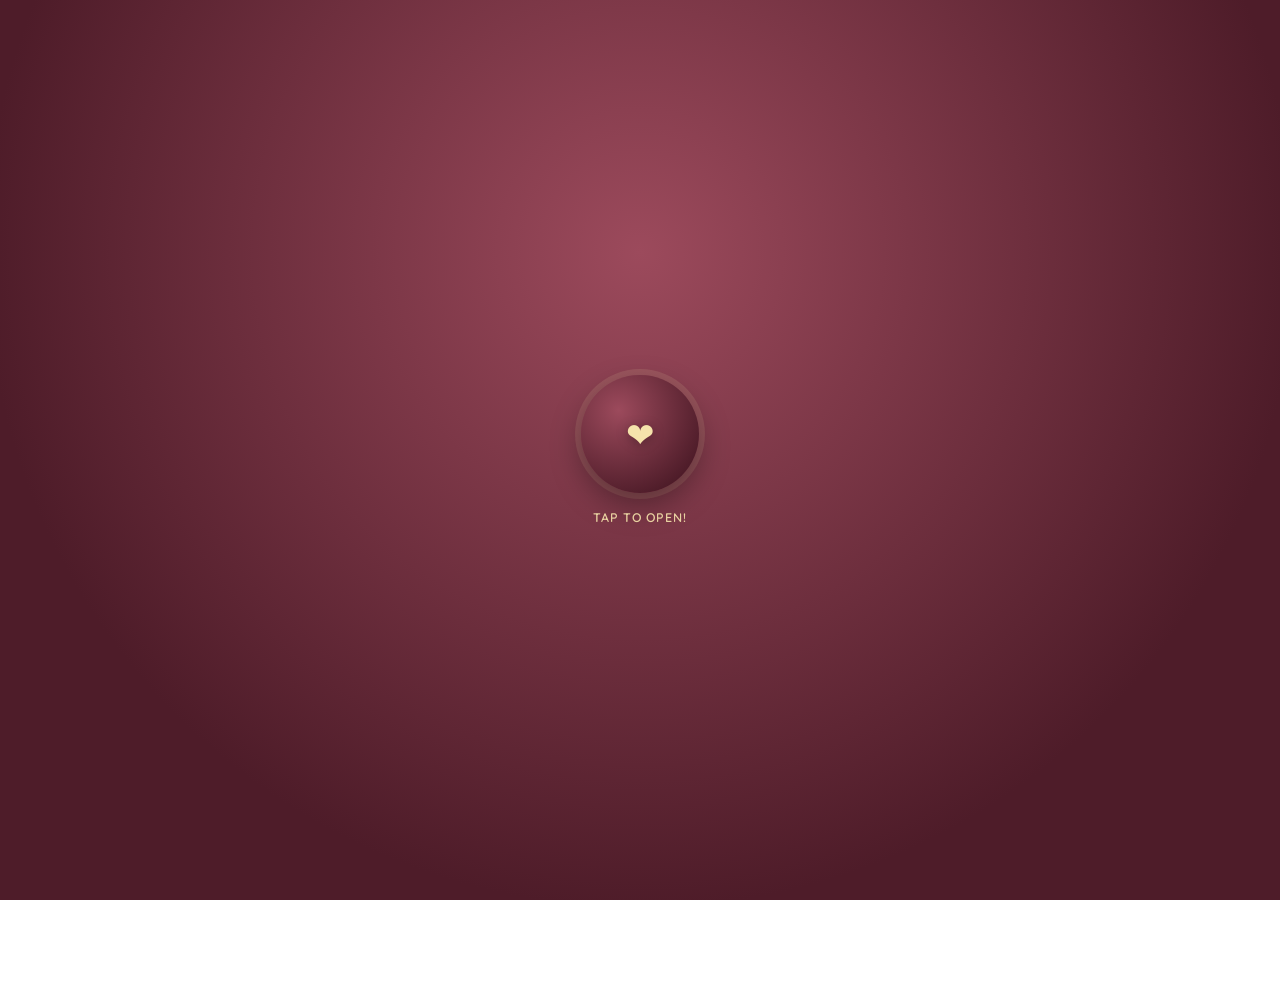
<file: index.html>
<!DOCTYPE html>
<html lang="en">

<head>
  <meta charset="UTF-8" />
  <meta name="viewport" content="width=device-width, initial-scale=1.0, viewport-fit=cover" />
  <meta name="theme-color" content="#f6cdda" />
  <meta name="color-scheme" content="light" />
  <meta name="description" content="A little monthsary surprise for Harshita." />
  <title>Happy Monthsary, yash</title>

  <link rel="preconnect" href="https://fonts.googleapis.com" />
  <link rel="preconnect" href="https://fonts.gstatic.com" crossorigin />
  <link
    href="https://fonts.googleapis.com/css2?family=Bonheur+Royale&family=Playfair+Display:ital,wght@0,500;0,600;0,700;1,500;1,600&family=Quicksand:wght@400;500;600;700&display=swap"
    rel="stylesheet" />

  <link rel="stylesheet" href="theme.css" />
  <link rel="stylesheet" href="index.css" />
</head>

<body>
  <div class="ambience" id="ambience" aria-hidden="true"></div>

  <div class="seal-overlay" id="sealOverlay">
    <div class="seal-stack">
      <button class="wax-seal" id="waxSeal" aria-label="Open the surprise">
        <span class="wax-seal-heart" aria-hidden="true">&#10084;</span>
      </button>
      <p class="seal-hint">Tap to open!</p>
    </div>
  </div>

  <main class="hero" id="hero">
    <section class="hero-card" id="heroCard">
      <p class="eyebrow" data-reveal>a little surprise for</p>

      <h2 class="name-script" data-reveal>Harshitaa</h2>

      <h1 class="hero-title" data-reveal>Happy 1st&nbsp;Monthsary</h1>

      <p class="hero-message" data-reveal>
        Happy 1st Monthsary, Harshitaa. This little website is made with love just for you.
      </p>

      <div class="hero-actions" data-reveal>
        <a class="btn btn-primary" href="letter.html">Read My Letter</a>
        <a class="btn btn-secondary" href="gallery.html">My Favorite Photo of you</a>
      </div>
    </section>
  </main>

  <footer class="site-footer" data-reveal>made with <span aria-hidden="true">&#10084;</span> for Harshitaa</footer>

  <script src="index.js"></script>
</body>

</html>
</file>
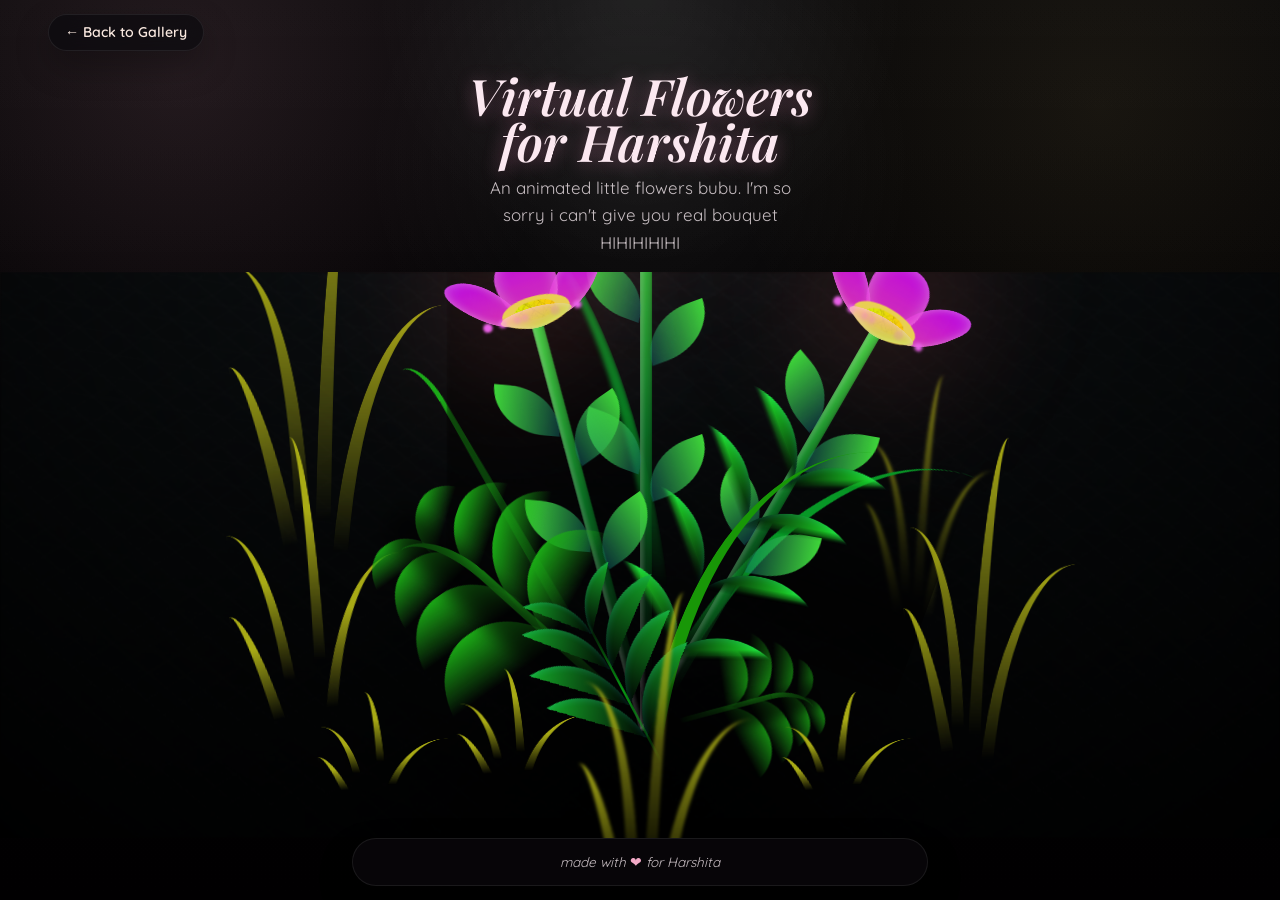
<file: bouquet.html>
<!DOCTYPE html>
<html lang="en">

<head>
  <meta charset="UTF-8" />
  <meta name="viewport" content="width=device-width, initial-scale=1.0, viewport-fit=cover" />
  <meta name="theme-color" content="#000000" />
  <meta name="color-scheme" content="dark" />
  <meta name="description" content="A hidden bouquet surprise for Glaiza." />
  <title>Virtual Flowers for my BUBU!!</title>

  <link rel="preconnect" href="https://fonts.googleapis.com" />
  <link rel="preconnect" href="https://fonts.gstatic.com" crossorigin />
  <link
    href="https://fonts.googleapis.com/css2?family=Bonheur+Royale&family=Playfair+Display:ital,wght@0,500;0,600;0,700;1,500;1,600&family=Quicksand:wght@400;500;600;700&display=swap"
    rel="stylesheet" />

  <link rel="stylesheet" href="theme.css" />
  <link rel="stylesheet" href="bouquet.css" />
</head>

<body class="not-loaded bouquet-page">
  <nav class="top-nav">
    <a class="nav-link" href="gallery.html">&larr; Back to Gallery</a>
  </nav>

  <header class="reveal-header">
    <h1 class="reveal-title">Virtual Flowers for Harshita</h1>

    <p class="reveal-subtitle">An animated little flowers bubu. I'm so sorry i can't give you real bouquet HIHIHIHIHI
    </p>
  </header>

  <div class="flower-scene">
    <div class="night"></div>
    <div class="flowers">
      <div class="flower flower--1">
        <div class="flower__leafs flower__leafs--1">
          <div class="flower__leaf flower__leaf--1"></div>
          <div class="flower__leaf flower__leaf--2"></div>
          <div class="flower__leaf flower__leaf--3"></div>
          <div class="flower__leaf flower__leaf--4"></div>


          <div class="flower__white-circle"></div>

          <div class="flower__light flower__light--1"></div>
          <div class="flower__light flower__light--2"></div>
          <div class="flower__light flower__light--3"></div>
          <div class="flower__light flower__light--4"></div>
          <div class="flower__light flower__light--5"></div>
          <div class="flower__light flower__light--6"></div>
          <div class="flower__light flower__light--7"></div>
          <div class="flower__light flower__light--8"></div>

        </div>
        <div class="flower__line">
          <div class="flower__line__leaf flower__line__leaf--1"></div>
          <div class="flower__line__leaf flower__line__leaf--2"></div>
          <div class="flower__line__leaf flower__line__leaf--3"></div>
          <div class="flower__line__leaf flower__line__leaf--4"></div>
          <div class="flower__line__leaf flower__line__leaf--5"></div>
          <div class="flower__line__leaf flower__line__leaf--6"></div>
        </div>
      </div>

      <div class="flower flower--2">
        <div class="flower__leafs flower__leafs--2">
          <div class="flower__leaf flower__leaf--1"></div>
          <div class="flower__leaf flower__leaf--2"></div>
          <div class="flower__leaf flower__leaf--3"></div>
          <div class="flower__leaf flower__leaf--4"></div>
          <div class="flower__white-circle"></div>

          <div class="flower__light flower__light--1"></div>
          <div class="flower__light flower__light--2"></div>
          <div class="flower__light flower__light--3"></div>
          <div class="flower__light flower__light--4"></div>
          <div class="flower__light flower__light--5"></div>
          <div class="flower__light flower__light--6"></div>
          <div class="flower__light flower__light--7"></div>
          <div class="flower__light flower__light--8"></div>

        </div>
        <div class="flower__line">
          <div class="flower__line__leaf flower__line__leaf--1"></div>
          <div class="flower__line__leaf flower__line__leaf--2"></div>
          <div class="flower__line__leaf flower__line__leaf--3"></div>
          <div class="flower__line__leaf flower__line__leaf--4"></div>
        </div>
      </div>

      <div class="flower flower--3">
        <div class="flower__leafs flower__leafs--3">
          <div class="flower__leaf flower__leaf--1"></div>
          <div class="flower__leaf flower__leaf--2"></div>
          <div class="flower__leaf flower__leaf--3"></div>
          <div class="flower__leaf flower__leaf--4"></div>
          <div class="flower__white-circle"></div>

          <div class="flower__light flower__light--1"></div>
          <div class="flower__light flower__light--2"></div>
          <div class="flower__light flower__light--3"></div>
          <div class="flower__light flower__light--4"></div>
          <div class="flower__light flower__light--5"></div>
          <div class="flower__light flower__light--6"></div>
          <div class="flower__light flower__light--7"></div>
          <div class="flower__light flower__light--8"></div>

        </div>
        <div class="flower__line">
          <div class="flower__line__leaf flower__line__leaf--1"></div>
          <div class="flower__line__leaf flower__line__leaf--2"></div>
          <div class="flower__line__leaf flower__line__leaf--3"></div>
          <div class="flower__line__leaf flower__line__leaf--4"></div>
        </div>
      </div>

      <div class="grow-ans" style="--d:1.2s">
        <div class="flower__g-long">
          <div class="flower__g-long__top"></div>
          <div class="flower__g-long__bottom"></div>
        </div>
      </div>

      <div class="growing-grass">
        <div class="flower__grass flower__grass--1">
          <div class="flower__grass--top"></div>
          <div class="flower__grass--bottom"></div>
          <div class="flower__grass__leaf flower__grass__leaf--1"></div>
          <div class="flower__grass__leaf flower__grass__leaf--2"></div>
          <div class="flower__grass__leaf flower__grass__leaf--3"></div>
          <div class="flower__grass__leaf flower__grass__leaf--4"></div>
          <div class="flower__grass__leaf flower__grass__leaf--5"></div>
          <div class="flower__grass__leaf flower__grass__leaf--6"></div>
          <div class="flower__grass__leaf flower__grass__leaf--7"></div>
          <div class="flower__grass__leaf flower__grass__leaf--8"></div>
          <div class="flower__grass__overlay"></div>
        </div>
      </div>

      <div class="growing-grass">
        <div class="flower__grass flower__grass--2">
          <div class="flower__grass--top"></div>
          <div class="flower__grass--bottom"></div>
          <div class="flower__grass__leaf flower__grass__leaf--1"></div>
          <div class="flower__grass__leaf flower__grass__leaf--2"></div>
          <div class="flower__grass__leaf flower__grass__leaf--3"></div>
          <div class="flower__grass__leaf flower__grass__leaf--4"></div>
          <div class="flower__grass__leaf flower__grass__leaf--5"></div>
          <div class="flower__grass__leaf flower__grass__leaf--6"></div>
          <div class="flower__grass__leaf flower__grass__leaf--7"></div>
          <div class="flower__grass__leaf flower__grass__leaf--8"></div>
          <div class="flower__grass__overlay"></div>
        </div>
      </div>

      <div class="grow-ans" style="--d:2.4s">
        <div class="flower__g-right flower__g-right--1">
          <div class="leaf"></div>
        </div>
      </div>

      <div class="grow-ans" style="--d:2.8s">
        <div class="flower__g-right flower__g-right--2">
          <div class="leaf"></div>
        </div>
      </div>

      <div class="grow-ans" style="--d:2.8s">
        <div class="flower__g-front">
          <div class="flower__g-front__leaf-wrapper flower__g-front__leaf-wrapper--1">
            <div class="flower__g-front__leaf"></div>
          </div>
          <div class="flower__g-front__leaf-wrapper flower__g-front__leaf-wrapper--2">
            <div class="flower__g-front__leaf"></div>
          </div>
          <div class="flower__g-front__leaf-wrapper flower__g-front__leaf-wrapper--3">
            <div class="flower__g-front__leaf"></div>
          </div>
          <div class="flower__g-front__leaf-wrapper flower__g-front__leaf-wrapper--4">
            <div class="flower__g-front__leaf"></div>
          </div>
          <div class="flower__g-front__leaf-wrapper flower__g-front__leaf-wrapper--5">
            <div class="flower__g-front__leaf"></div>
          </div>
          <div class="flower__g-front__leaf-wrapper flower__g-front__leaf-wrapper--6">
            <div class="flower__g-front__leaf"></div>
          </div>
          <div class="flower__g-front__leaf-wrapper flower__g-front__leaf-wrapper--7">
            <div class="flower__g-front__leaf"></div>
          </div>
          <div class="flower__g-front__leaf-wrapper flower__g-front__leaf-wrapper--8">
            <div class="flower__g-front__leaf"></div>
          </div>
          <div class="flower__g-front__line"></div>
        </div>
      </div>

      <div class="grow-ans" style="--d:3.2s">
        <div class="flower__g-fr">
          <div class="leaf"></div>
          <div class="flower__g-fr__leaf flower__g-fr__leaf--1"></div>
          <div class="flower__g-fr__leaf flower__g-fr__leaf--2"></div>
          <div class="flower__g-fr__leaf flower__g-fr__leaf--3"></div>
          <div class="flower__g-fr__leaf flower__g-fr__leaf--4"></div>
          <div class="flower__g-fr__leaf flower__g-fr__leaf--5"></div>
          <div class="flower__g-fr__leaf flower__g-fr__leaf--6"></div>
          <div class="flower__g-fr__leaf flower__g-fr__leaf--7"></div>
          <div class="flower__g-fr__leaf flower__g-fr__leaf--8"></div>
        </div>
      </div>

      <div class="long-g long-g--0">
        <div class="grow-ans" style="--d:3s">
          <div class="leaf leaf--0"></div>
        </div>
        <div class="grow-ans" style="--d:2.2s">
          <div class="leaf leaf--1"></div>
        </div>
        <div class="grow-ans" style="--d:3.4s">
          <div class="leaf leaf--2"></div>
        </div>
        <div class="grow-ans" style="--d:3.6s">
          <div class="leaf leaf--3"></div>
        </div>
      </div>

      <div class="long-g long-g--1">
        <div class="grow-ans" style="--d:3.6s">
          <div class="leaf leaf--0"></div>
        </div>
        <div class="grow-ans" style="--d:3.8s">
          <div class="leaf leaf--1"></div>
        </div>
        <div class="grow-ans" style="--d:4s">
          <div class="leaf leaf--2"></div>
        </div>
        <div class="grow-ans" style="--d:4.2s">
          <div class="leaf leaf--3"></div>
        </div>
      </div>

      <div class="long-g long-g--2">
        <div class="grow-ans" style="--d:4s">
          <div class="leaf leaf--0"></div>
        </div>
        <div class="grow-ans" style="--d:4.2s">
          <div class="leaf leaf--1"></div>
        </div>
        <div class="grow-ans" style="--d:4.4s">
          <div class="leaf leaf--2"></div>
        </div>
        <div class="grow-ans" style="--d:4.6s">
          <div class="leaf leaf--3"></div>
        </div>
      </div>

      <div class="long-g long-g--3">
        <div class="grow-ans" style="--d:4s">
          <div class="leaf leaf--0"></div>
        </div>
        <div class="grow-ans" style="--d:4.2s">
          <div class="leaf leaf--1"></div>
        </div>
        <div class="grow-ans" style="--d:3s">
          <div class="leaf leaf--2"></div>
        </div>
        <div class="grow-ans" style="--d:3.6s">
          <div class="leaf leaf--3"></div>
        </div>
      </div>

      <div class="long-g long-g--4">
        <div class="grow-ans" style="--d:4s">
          <div class="leaf leaf--0"></div>
        </div>
        <div class="grow-ans" style="--d:4.2s">
          <div class="leaf leaf--1"></div>
        </div>
        <div class="grow-ans" style="--d:3s">
          <div class="leaf leaf--2"></div>
        </div>
        <div class="grow-ans" style="--d:3.6s">
          <div class="leaf leaf--3"></div>
        </div>
      </div>

      <div class="long-g long-g--5">
        <div class="grow-ans" style="--d:4s">
          <div class="leaf leaf--0"></div>
        </div>
        <div class="grow-ans" style="--d:4.2s">
          <div class="leaf leaf--1"></div>
        </div>
        <div class="grow-ans" style="--d:3s">
          <div class="leaf leaf--2"></div>
        </div>
        <div class="grow-ans" style="--d:3.6s">
          <div class="leaf leaf--3"></div>
        </div>
      </div>

      <div class="long-g long-g--6">
        <div class="grow-ans" style="--d:4.2s">
          <div class="leaf leaf--0"></div>
        </div>
        <div class="grow-ans" style="--d:4.4s">
          <div class="leaf leaf--1"></div>
        </div>
        <div class="grow-ans" style="--d:4.6s">
          <div class="leaf leaf--2"></div>
        </div>
        <div class="grow-ans" style="--d:4.8s">
          <div class="leaf leaf--3"></div>
        </div>
      </div>

      <div class="long-g long-g--7">
        <div class="grow-ans" style="--d:3s">
          <div class="leaf leaf--0"></div>
        </div>
        <div class="grow-ans" style="--d:3.2s">
          <div class="leaf leaf--1"></div>
        </div>
        <div class="grow-ans" style="--d:3.5s">
          <div class="leaf leaf--2"></div>
        </div>
        <div class="grow-ans" style="--d:3.6s">
          <div class="leaf leaf--3"></div>
        </div>
      </div>
    </div>
  </div>

  <footer class="site-footer">made with <span aria-hidden="true">&#10084;</span> for Harshita</footer>

  <script src="bouquet.js"></script>
</body>

</html>
</file>
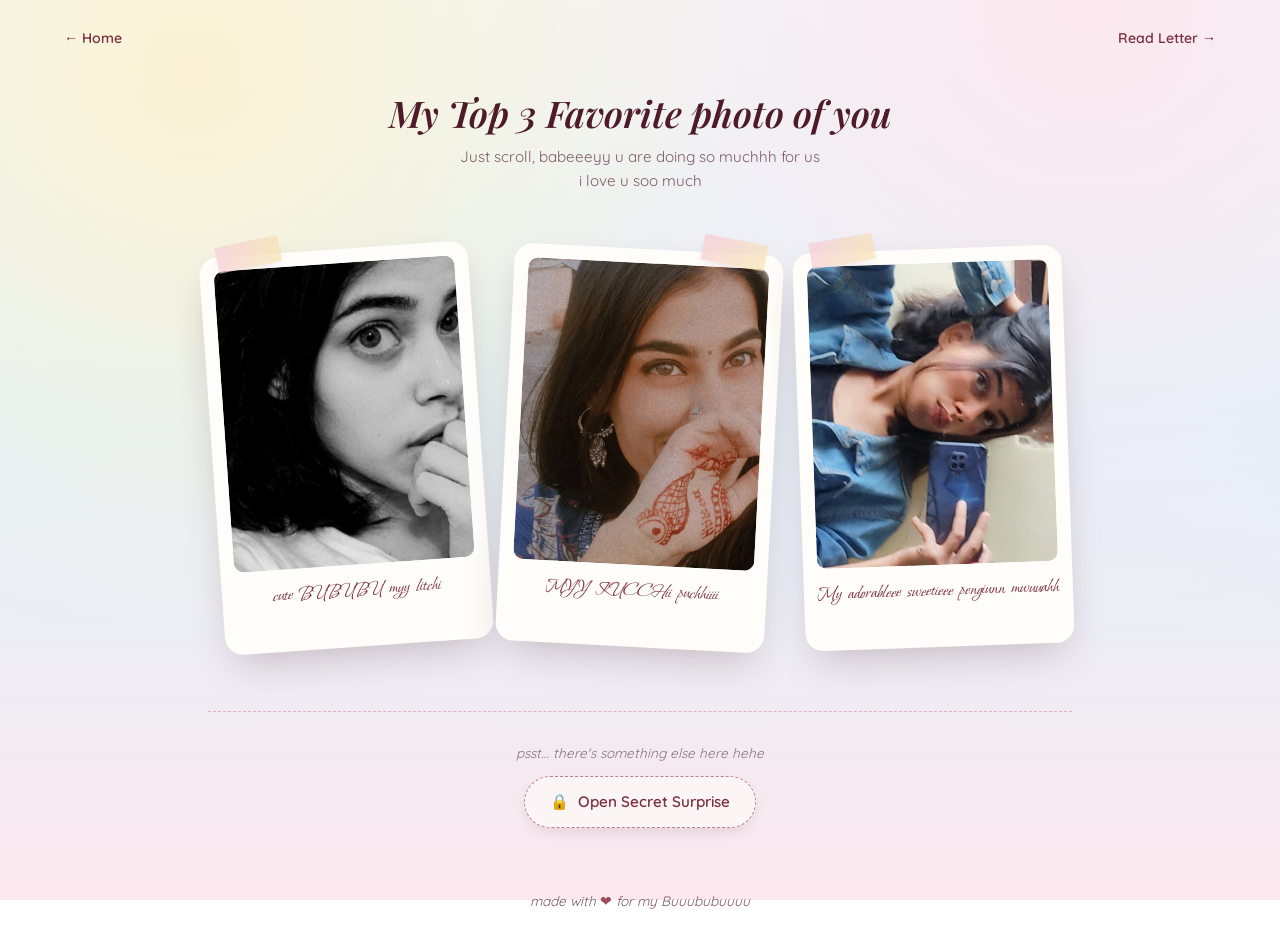
<file: gallery.html>
<!DOCTYPE html>
<html lang="en">

<head>
  <meta charset="UTF-8" />
  <meta name="viewport" content="width=device-width, initial-scale=1.0, viewport-fit=cover" />
  <meta name="theme-color" content="#f6cdda" />
  <meta name="color-scheme" content="light" />
  <meta name="description" content="A little photo gallery for Glaiza." />
  <title>My favorite Pictures of yash</title>

  <link rel="preconnect" href="https://fonts.googleapis.com" />
  <link rel="preconnect" href="https://fonts.gstatic.com" crossorigin />
  <link
    href="https://fonts.googleapis.com/css2?family=Bonheur+Royale&family=Playfair+Display:ital,wght@0,500;0,600;0,700;1,500;1,600&family=Quicksand:wght@400;500;600;700&display=swap"
    rel="stylesheet" />

  <link rel="stylesheet" href="theme.css" />
  <link rel="stylesheet" href="gallery.css" />
</head>

<body>
  <div class="ambience" id="ambience" aria-hidden="true"></div>

  <nav class="top-nav">
    <a class="nav-link" href="index.html">&larr; Home</a>
    <a class="nav-link" href="letter.html">Read Letter &rarr;</a>
  </nav>

  <main class="gallery-wrap">
    <h1 class="gallery-heading">My Top 3 Favorite photo of you</h1>
    <p class="gallery-subtitle">Just scroll, babeeeyy u are doing so muchhh for us i love u soo much </p>

    <div class="polaroid-grid">
      <figure class="polaroid rotate-a">
        <span class="tape tape-left" aria-hidden="true"></span>
        <div class="photo-frame">
          <img src="1st.jpeg" alt="our first photo together" loading="lazy" />
        </div>
        <figcaption>cute BUBUBU myy litchi</figcaption>
      </figure>

      <figure class="polaroid rotate-b">
        <span class="tape tape-right" aria-hidden="true"></span>
        <div class="photo-frame">
          <img src="2nd.png" alt="a moment i love" loading="lazy" />
        </div>
        <figcaption>MYY KUCCHii puchhiiii </figcaption>
      </figure>

      <figure class="polaroid rotate-c">
        <span class="tape tape-left" aria-hidden="true"></span>
        <div class="photo-frame">
          <img src="3rd.jpeg" alt="you, always" loading="lazy" />
        </div>
        <figcaption>My adorableee sweetieee pengiunn mwuuahh</figcaption>
      </figure>
    </div>

    <div class="secret-cta">
      <p class="secret-hint">psst&hellip; there's something else here hehe</p>
      <a class="btn-secret" href="pin.html">
        <span aria-hidden="true">&#128274;</span> Open Secret Surprise
      </a>
    </div>
  </main>

  <footer class="site-footer">made with <span aria-hidden="true">&#10084;</span> for my Buuububuuuu</footer>

  <div class="lightbox" id="lightbox">
    <button class="lightbox-close" id="lightboxClose" aria-label="Close preview">&times;</button>
    <div class="lightbox-content" id="lightboxContent"></div>
  </div>

  <script src="gallery.js"></script>
</body>

</html>
</file>
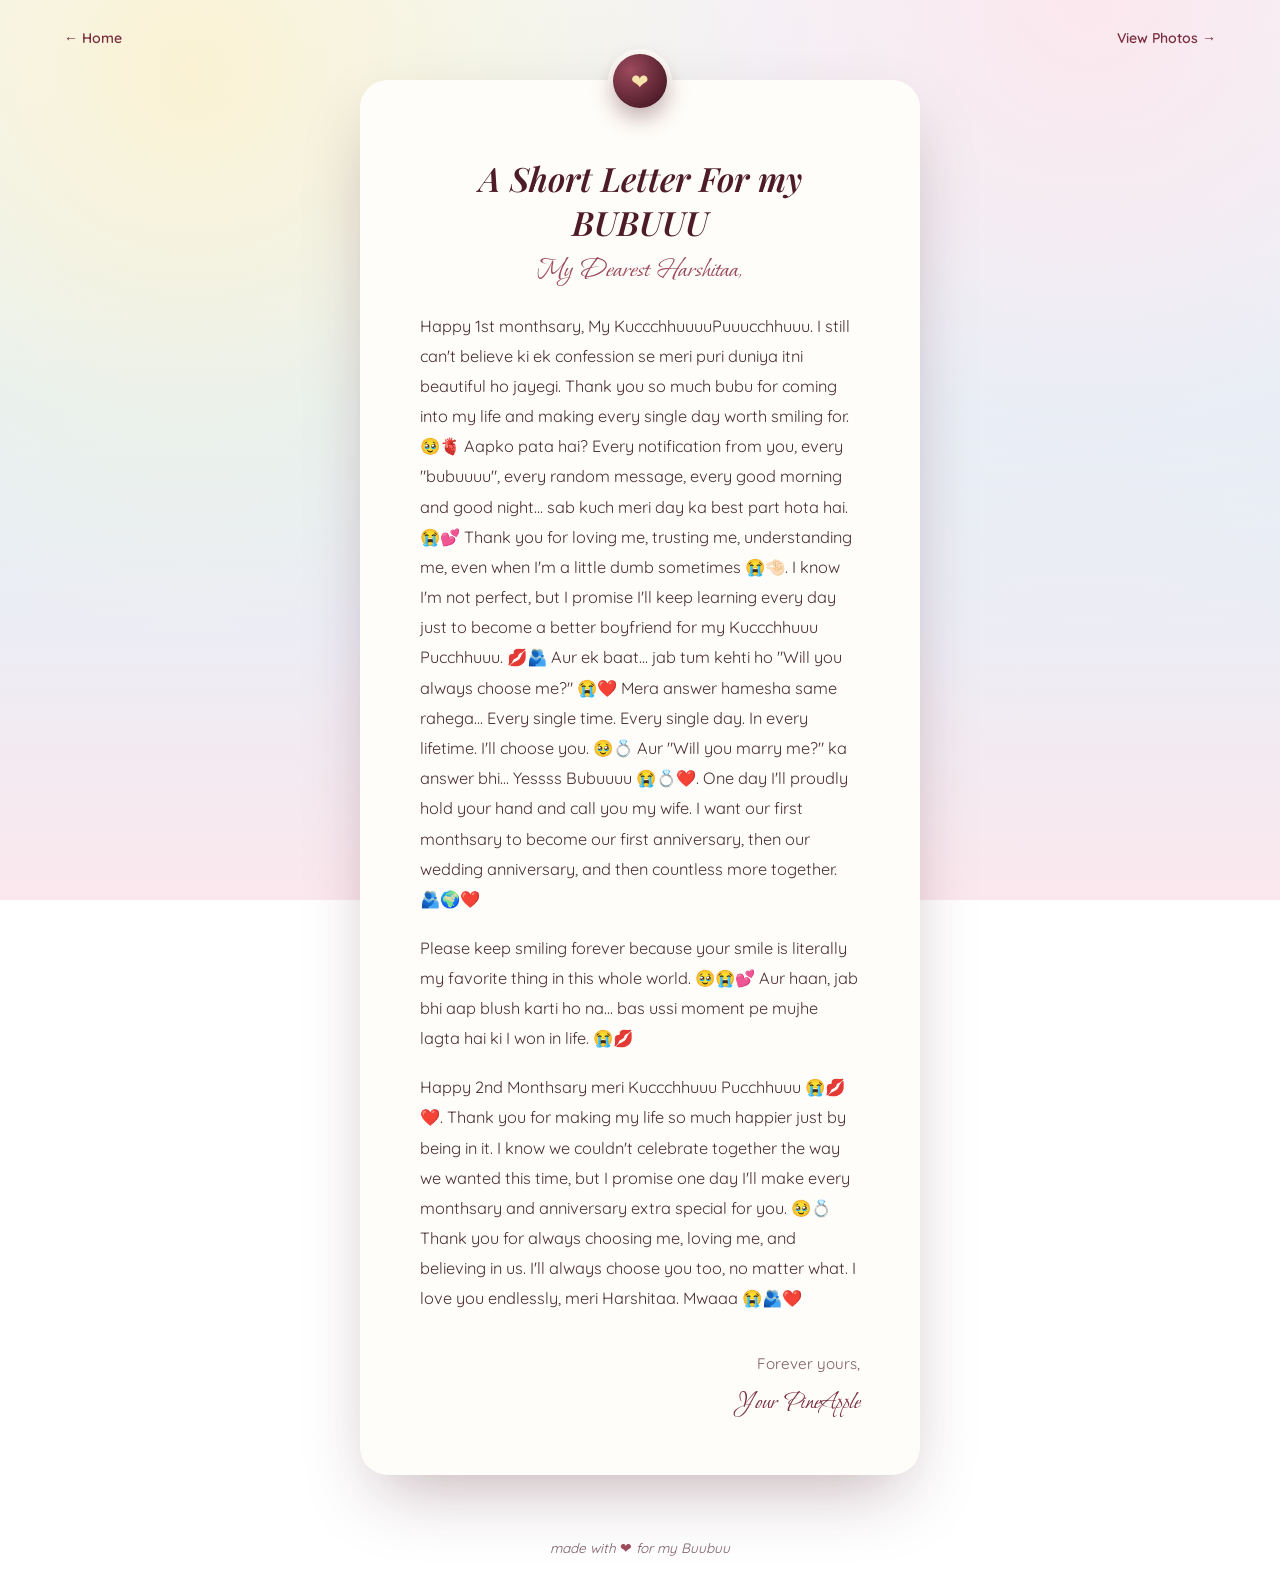
<file: letter.html>
<!DOCTYPE html>
<html lang="en">

<head>
  <meta charset="UTF-8" />
  <meta name="viewport" content="width=device-width, initial-scale=1.0, viewport-fit=cover" />
  <meta name="theme-color" content="#f6cdda" />
  <meta name="color-scheme" content="light" />
  <meta name="description" content="A letter for Glaiza." />
  <title>A Letter For yash</title>

  <link rel="preconnect" href="https://fonts.googleapis.com" />
  <link rel="preconnect" href="https://fonts.gstatic.com" crossorigin />
  <link
    href="https://fonts.googleapis.com/css2?family=Bonheur+Royale&family=Playfair+Display:ital,wght@0,500;0,600;0,700;1,500;1,600&family=Quicksand:wght@400;500;600;700&display=swap"
    rel="stylesheet" />

  <link rel="stylesheet" href="theme.css" />
  <link rel="stylesheet" href="letter.css" />
</head>

<body>
  <div class="ambience" id="ambience" aria-hidden="true"></div>

  <nav class="top-nav">
    <a class="nav-link" href="index.html">&larr; Home</a>
    <a class="nav-link" href="gallery.html">View Photos &rarr;</a>
  </nav>

  <main class="letter-wrap">
    <section class="letter-card" id="letterCard">
      <div class="wax-stamp" aria-hidden="true">&#10084;</div>

      <h1 class="letter-heading">A Short Letter For my BUBUUU</h1>
      <p class="letter-salutation">My Dearest Harshitaa,</p>

      <div class="letter-body" id="letterBody">
        <p data-line>
          Happy 1st monthsary, My KuccchhuuuuPuuucchhuuu.
          I still can't believe ki ek confession se meri puri duniya itni beautiful ho jayegi. Thank you so much bubu
          for coming into my life and making every single day worth smiling for. 🥹🫀
          Aapko pata hai? Every notification from you, every "bubuuuu", every random message, every good morning and
          good night... sab kuch meri day ka best part hota hai. 😭💕
          Thank you for loving me, trusting me, understanding me, even when I'm a little dumb sometimes 😭🤏🏻. I know
          I'm not perfect, but I promise I'll keep learning every day just to become a better boyfriend for my
          Kuccchhuuu Pucchhuuu. 💋🫂

          Aur ek baat... jab tum kehti ho "Will you always choose me?" 😭❤️
          Mera answer hamesha same rahega...
          Every single time. Every single day. In every lifetime. I'll choose you. 🥹💍
          Aur "Will you marry me?" ka answer bhi...
          Yessss Bubuuuu 😭💍❤️. One day I'll proudly hold your hand and call you my wife. I want our first monthsary to
          become our first anniversary, then our wedding anniversary, and then countless more together. 🫂🌍❤️


        </p>
        <p data-line>
          Please keep smiling forever because your smile is literally my favorite thing in this whole world. 🥹😭💕 Aur
          haan, jab bhi aap blush karti ho na... bas ussi moment pe mujhe lagta hai ki I won in life. 😭💋


        </p>
        <p data-line>
          Happy 2nd Monthsary meri Kuccchhuuu Pucchhuuu 😭💋❤️. Thank you for making my life so much happier just by
          being in it. I know we couldn't celebrate together the way we wanted this time, but I promise one day I'll
          make every monthsary and anniversary extra special for you. 🥹💍 Thank you for always choosing me, loving me,
          and believing in us. I'll always choose you too, no matter what. I love you endlessly, meri Harshitaa. Mwaaa
          😭🫂❤️


        </p>
      </div>

      <p class="letter-signature">
        Forever yours,<br />
        <span class="name-script small">Your PineApple</span>
      </p>
    </section>
  </main>

  <footer class="site-footer">made with <span aria-hidden="true">&#10084;</span> for my Buubuu</footer>

  <script src="letter.js"></script>
</body>

</html>
</file>
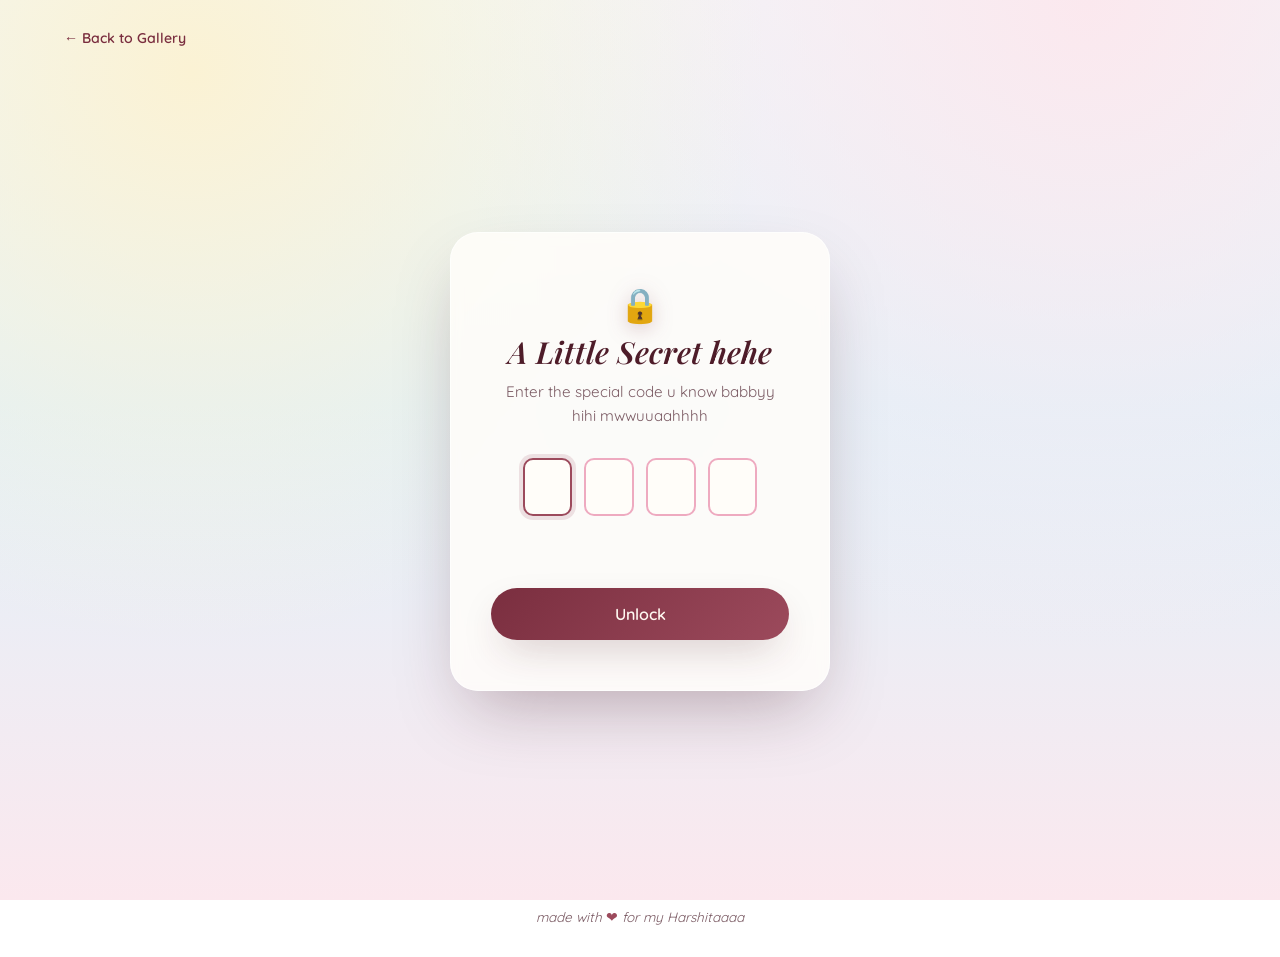
<file: pin.html>
<!DOCTYPE html>
<html lang="en">

<head>
  <meta charset="UTF-8" />
  <meta name="viewport" content="width=device-width, initial-scale=1.0, viewport-fit=cover" />
  <meta name="theme-color" content="#f6cdda" />
  <meta name="color-scheme" content="light" />
  <meta name="description" content="A little secret for Harshitaa." />
  <title>A Little Secret</title>

  <link rel="preconnect" href="https://fonts.googleapis.com" />
  <link rel="preconnect" href="https://fonts.gstatic.com" crossorigin />
  <link
    href="https://fonts.googleapis.com/css2?family=Bonheur+Royale&family=Playfair+Display:ital,wght@0,500;0,600;0,700;1,500;1,600&family=Quicksand:wght@400;500;600;700&display=swap"
    rel="stylesheet" />

  <link rel="stylesheet" href="theme.css" />
  <link rel="stylesheet" href="pin.css" />
</head>

<body>
  <div class="ambience" id="ambience" aria-hidden="true"></div>

  <nav class="top-nav">
    <a class="nav-link" href="gallery.html">&larr; Back to Gallery</a>
  </nav>

  <main class="pin-wrap">
    <section class="pin-card" id="pinCard">
      <div class="pin-icon" aria-hidden="true">&#128274;</div>
      <h1 class="pin-heading">A Little Secret hehe</h1>
      <p class="pin-subtitle">Enter the special code u know babbyy hihi mwwuuaahhhh</p>

      <form class="pin-form" id="pinForm" autocomplete="off" novalidate>
        <div class="pin-boxes" id="pinBoxes">
          <input class="pin-box" type="text" inputmode="numeric" pattern="[0-9]*" maxlength="1" aria-label="Digit 1" />
          <input class="pin-box" type="text" inputmode="numeric" pattern="[0-9]*" maxlength="1" aria-label="Digit 2" />
          <input class="pin-box" type="text" inputmode="numeric" pattern="[0-9]*" maxlength="1" aria-label="Digit 3" />
          <input class="pin-box" type="text" inputmode="numeric" pattern="[0-9]*" maxlength="1" aria-label="Digit 4" />
        </div>

        <p class="pin-error" id="pinError" role="alert">Wrong bubu come on me gusschaa....</p>

        <button type="submit" class="btn btn-primary pin-submit">Unlock</button>
      </form>
    </section>
  </main>

  <footer class="site-footer">made with <span aria-hidden="true">&#10084;</span> for my Harshitaaaa</footer>

  <script src="pin.js"></script>
</body>

</html>
</file>
<file: theme.css>
:root {
  --sky-50:  #eff8fc;
  --sky-100: #e1f1fa;
  --sky-200: #c9e6f4;
  --sky-300: #a8d6ea;

  --pink-100: #fbe8ee;
  --pink-200: #f6cdda;
  --pink-300: #eeaac0;

  --butter-100: #fbf2d4;
  --butter-200: #f5e3ab;
  --butter-300: #ecd07c;

  --matcha-100: #e7ecdf;
  --matcha-300: #b9cbac;
  --matcha-500: #8fa680;

  --burgundy-900: #4e1c29;
  --burgundy-700: #7a2e3f;
  --burgundy-500: #9c4a5c;
  --burgundy-300: #c17c8c;

  --ink: #4a2f37;
  --ink-soft: #7c5c65;
  --paper: #fffdf9;
  --paper-soft: #fff8f1;

  --shadow-sm: 0 6px 16px -6px rgba(78, 28, 41, 0.18);
  --shadow-md: 0 16px 40px -12px rgba(78, 28, 41, 0.28);
  --shadow-lg: 0 30px 70px -20px rgba(78, 28, 41, 0.35);
  --glow-butter: 0 0 34px rgba(236, 208, 124, 0.55);


  --font-script: "Bonheur Royale", cursive;
  --font-display: "Playfair Display", "Georgia", serif;
  --font-body: "Quicksand", -apple-system, BlinkMacSystemFont, sans-serif;

  --radius-lg: 28px;
  --radius-md: 18px;
  --radius-sm: 10px;
  --space-page: clamp(1.25rem, 5vw, 3rem);
}

*,
*::before,
*::after {
  box-sizing: border-box;
}

html {
  -webkit-tap-highlight-color: transparent;
  scroll-behavior: smooth;
}

body {
  margin: 0;
  min-height: 100svh;
  font-family: var(--font-body);
  color: var(--ink);
  background: radial-gradient(circle at 15% 8%, var(--butter-100) 0%, transparent 42%),
    radial-gradient(circle at 85% 0%, var(--pink-100) 0%, transparent 46%),
    linear-gradient(180deg, var(--sky-50) 0%, var(--sky-100) 45%, var(--pink-100) 100%);
  background-attachment: fixed;
  overflow-x: hidden;
  -webkit-font-smoothing: antialiased;
  text-rendering: optimizeLegibility;
}

img {
  max-width: 100%;
  display: block;
}

a {
  color: inherit;
  text-decoration: none;
}

p {
  margin: 0;
}

button {
  font: inherit;
  background: none;
  border: none;
  cursor: pointer;
  color: inherit;
}

a:focus-visible,
button:focus-visible,
[tabindex]:focus-visible {
  outline: 2px solid var(--burgundy-500);
  outline-offset: 3px;
  border-radius: var(--radius-sm);
}

.top-nav {
  position: relative;
  z-index: 5;
  display: flex;
  justify-content: space-between;
  align-items: center;
  gap: 1rem;
  padding: 1.25rem var(--space-page) 0;
  font-weight: 600;
  font-size: 0.88rem;
}

.nav-link {
  color: var(--burgundy-700);
  padding: 0.55rem 1rem;
  border-radius: 999px;
  transition: background 0.25s ease, transform 0.2s ease;
  white-space: nowrap;
}

.nav-link:hover,
.nav-link:focus-visible {
  background: rgba(255, 255, 255, 0.65);
  transform: translateY(-1px);
}

.btn {
  display: inline-flex;
  align-items: center;
  justify-content: center;
  gap: 0.5rem;
  min-height: 52px;
  padding: 0.85rem 1.85rem;
  font-family: var(--font-body);
  font-weight: 600;
  font-size: 1rem;
  border-radius: 999px;
  transition: transform 0.25s cubic-bezier(0.22, 1, 0.36, 1), box-shadow 0.25s ease,
    background 0.3s ease, border-color 0.3s ease;
  will-change: transform;
}

.btn-primary {
  background: linear-gradient(135deg, var(--burgundy-700), var(--burgundy-500));
  color: var(--paper-soft);
  box-shadow: var(--shadow-md);
}

.btn-primary:hover,
.btn-primary:focus-visible {
  transform: translateY(-3px) scale(1.02);
  box-shadow: var(--shadow-lg), var(--glow-butter);
}

.btn-primary:active {
  transform: translateY(0) scale(0.98);
}

.btn-secondary {
  background: rgba(255, 253, 249, 0.75);
  color: var(--burgundy-700);
  border: 1.5px solid var(--pink-300);
  box-shadow: var(--shadow-sm);
}

.btn-secondary:hover,
.btn-secondary:focus-visible {
  transform: translateY(-3px) scale(1.02);
  background: var(--paper);
  border-color: var(--burgundy-300);
}

.btn-secondary:active {
  transform: translateY(0) scale(0.98);
}

.ambience {
  position: fixed;
  inset: 0;
  z-index: 1;
  overflow: hidden;
  pointer-events: none;
}

.floaty {
  position: absolute;
  bottom: -10vh;
  opacity: 0;
  animation-timing-function: ease-in;
  animation-iteration-count: infinite;
}

.floaty.heart {
  color: var(--pink-300);
  font-size: 1.2rem;
  animation-name: floatUp;
}

.floaty.heart.burgundy {
  color: var(--burgundy-300);
}

.floaty.spark {
  width: 6px;
  height: 6px;
  border-radius: 50%;
  background: var(--butter-300);
  box-shadow: 0 0 8px 2px rgba(236, 208, 124, 0.7);
  animation-name: floatSpark;
}

@keyframes floatUp {
  0% {
    transform: translateY(0) translateX(0) rotate(0deg);
    opacity: 0;
  }
  8% {
    opacity: 0.85;
  }
  50% {
    transform: translateY(-55vh) translateX(3vw) rotate(10deg);
  }
  92% {
    opacity: 0.5;
  }
  100% {
    transform: translateY(-105vh) translateX(-4vw) rotate(-8deg);
    opacity: 0;
  }
}

@keyframes floatSpark {
  0% {
    transform: translateY(0) scale(0.6);
    opacity: 0;
  }
  10% {
    opacity: 1;
  }
  50% {
    transform: translateY(-50vh) scale(1.3);
    opacity: 0.55;
  }
  90% {
    opacity: 0.9;
  }
  100% {
    transform: translateY(-100vh) scale(0.6);
    opacity: 0;
  }
}

[data-reveal] {
  opacity: 0;
  transform: translateY(18px);
  transition: opacity 0.7s ease var(--delay, 0ms),
    transform 0.7s cubic-bezier(0.22, 1, 0.36, 1) var(--delay, 0ms);
}

.revealed[data-reveal],
.revealed [data-reveal] {
  opacity: 1;
  transform: none;
}

.site-footer {
  position: relative;
  z-index: 2;
  text-align: center;
  font-size: 0.85rem;
  color: var(--ink-soft);
  padding: 1rem 1rem 2rem;
  font-style: italic;
}

.site-footer span {
  color: var(--burgundy-500);
  font-style: normal;
}

@media (prefers-reduced-motion: reduce) {
  html {
    scroll-behavior: auto;
  }
  *,
  *::before,
  *::after {
    animation-duration: 0.01ms !important;
    animation-iteration-count: 1 !important;
    transition-duration: 0.01ms !important;
    scroll-behavior: auto !important;
  }
}
</file>
<file: index.css>
.seal-overlay {
  position: fixed;
  inset: 0;
  z-index: 50;
  display: flex;
  align-items: center;
  justify-content: center;
  background: radial-gradient(circle at 50% 28%, var(--burgundy-500) 0%, var(--burgundy-900) 72%);
  transition: opacity 0.6s ease, transform 0.6s cubic-bezier(0.22, 1, 0.36, 1), visibility 0.6s;
}

.seal-overlay.opening {
  opacity: 0;
  transform: scale(1.12);
}

.seal-overlay.is-hidden {
  visibility: hidden;
  pointer-events: none;
}

.seal-stack {
  position: relative;
  z-index: 2;
  display: flex;
  flex-direction: column;
  align-items: center;
  gap: 1.1rem;
  padding: 0 1.5rem;
  text-align: center;
}

.wax-seal {
  position: relative;
  width: 104px;
  height: 104px;
  border-radius: 50%;
  background: radial-gradient(circle at 32% 30%, var(--burgundy-500), var(--burgundy-900) 78%);
  display: flex;
  align-items: center;
  justify-content: center;
  box-shadow: 0 12px 30px rgba(0, 0, 0, 0.35), 0 0 0 6px rgba(245, 227, 171, 0.12);
  animation: sealPulse 2.6s ease-in-out infinite;
  transition: transform 0.25s ease;
}

.wax-seal:hover,
.wax-seal:focus-visible {
  transform: scale(1.06);
}

.wax-seal:active {
  transform: scale(0.94);
}

.wax-seal-heart {
  font-size: 2.1rem;
  color: var(--butter-200);
  filter: drop-shadow(0 2px 6px rgba(0, 0, 0, 0.3));
}

@keyframes sealPulse {

  0%,
  100% {
    box-shadow: 0 12px 30px rgba(0, 0, 0, 0.35), 0 0 0 6px rgba(245, 227, 171, 0.12);
  }

  50% {
    box-shadow: 0 12px 34px rgba(0, 0, 0, 0.35), 0 0 0 14px rgba(245, 227, 171, 0.2);
  }
}

.seal-hint {
  font-family: var(--font-body);
  font-weight: 600;
  letter-spacing: 0.08em;
  text-transform: uppercase;
  font-size: 0.78rem;
  color: var(--butter-200);
  opacity: 0.9;
}

.hero {
  position: relative;
  z-index: 2;
  min-height: 100svh;
  display: flex;
  align-items: center;
  justify-content: center;
  padding: var(--space-page);
}

.hero-card {
  width: 100%;
  max-width: 420px;
  background: rgba(255, 253, 249, 0.82);
  backdrop-filter: blur(6px);
  border: 1px solid rgba(255, 255, 255, 0.6);
  border-radius: var(--radius-lg);
  box-shadow: var(--shadow-lg);
  padding: 2.4rem 1.75rem 2.1rem;
  text-align: center;
}

.eyebrow {
  font-family: var(--font-body);
  font-weight: 600;
  letter-spacing: 0.14em;
  text-transform: uppercase;
  font-size: 0.72rem;
  color: var(--matcha-500);
  margin-bottom: 0.4rem;
}

.name-script {
  font-family: var(--font-script);
  font-weight: 400;
  font-size: clamp(2.6rem, 13vw, 3.4rem);
  line-height: 1;
  color: var(--burgundy-700);
  margin: 0 0 0.15rem;
  text-shadow: 0 6px 22px rgba(236, 208, 124, 0.45);
}

.hero-title {
  font-family: var(--font-display);
  font-style: italic;
  font-weight: 600;
  font-size: clamp(1.55rem, 6vw, 2.05rem);
  color: var(--burgundy-900);
  margin: 0 0 1rem;
}

.hero-message {
  font-family: var(--font-body);
  font-size: 1rem;
  line-height: 1.7;
  color: var(--ink-soft);
  margin: 0 auto 1.8rem;
  max-width: 32ch;
}

.hero-actions {
  display: flex;
  flex-direction: column;
  gap: 0.75rem;
}

@media (min-width: 480px) {
  .hero-card {
    padding: 3rem 2.5rem 2.6rem;
  }

  .hero-actions {
    flex-direction: row;
    justify-content: center;
    flex-wrap: wrap;
  }
}

@media (min-width: 768px) {
  .hero-card {
    max-width: 480px;
    padding: 3.5rem 3rem 3rem;
  }

  .wax-seal {
    width: 118px;
    height: 118px;
  }
}
</file>
<file: bouquet.css>
*,
*::after,
*::before {
  padding: 0;
  margin: 0;
  box-sizing: border-box;
}

:root {
  --dark-color: #000000;
}

.flower-scene {
  position: relative;
  z-index: 1;
  display: flex;
  align-items: flex-end;
  justify-content: center;
  min-height: 82vh;
  background-color: var(--dark-color);
  perspective: 1000px;
}

.night {
  position: fixed;
  left: 50%;
  top: 0;
  transform: translateX(-50%);
  width: 100%;
  height: 100%;
  filter: blur(0.1vmin);
  background-image: radial-gradient(ellipse at top, transparent 0%, var(--dark-color)), radial-gradient(ellipse at bottom, var(--dark-color), rgba(145, 233, 255, 0.2)), repeating-linear-gradient(220deg, black 0px, black 19px, transparent 19px, transparent 22px), repeating-linear-gradient(189deg, black 0px, black 19px, transparent 19px, transparent 22px), repeating-linear-gradient(148deg, black 0px, black 19px, transparent 19px, transparent 22px), linear-gradient(90deg, #ff00d4, #f0f0f0);
}

.flowers {
  position: relative;
  transform: scale(0.7);
}

.flower {
  position: absolute;
  bottom: 10vmin;
  transform-origin: bottom center;
  z-index: 10;
  --fl-speed: 0.8s;
}
.flower--1 {
  animation: moving-flower-1 4s linear infinite;
}
.flower--1 .flower__line {
  height: 70vmin;
  animation-delay: 0.3s;
}
.flower--1 .flower__line__leaf--1 {
  animation: blooming-leaf-right var(--fl-speed) 1.6s backwards;
}
.flower--1 .flower__line__leaf--2 {
  animation: blooming-leaf-right var(--fl-speed) 1.4s backwards;
}
.flower--1 .flower__line__leaf--3 {
  animation: blooming-leaf-left var(--fl-speed) 1.2s backwards;
}
.flower--1 .flower__line__leaf--4 {
  animation: blooming-leaf-left var(--fl-speed) 1s backwards;
}
.flower--1 .flower__line__leaf--5 {
  animation: blooming-leaf-right var(--fl-speed) 1.8s backwards;
}
.flower--1 .flower__line__leaf--6 {
  animation: blooming-leaf-left var(--fl-speed) 2s backwards;
}
.flower--2 {
  left: 50%;
  transform: rotate(30deg);
  animation: moving-flower-2 4s linear infinite;
}
.flower--2 .flower__line {
  height: 60vmin;
  animation-delay: 0.8s;
}
.flower--2 .flower__line__leaf--1 {
  animation: blooming-leaf-right var(--fl-speed) 1.9s backwards;
}
.flower--2 .flower__line__leaf--2 {
  animation: blooming-leaf-right var(--fl-speed) 1.7s backwards;
}
.flower--2 .flower__line__leaf--3 {
  animation: blooming-leaf-left var(--fl-speed) 1.5s backwards;
}
.flower--2 .flower__line__leaf--4 {
  animation: blooming-leaf-left var(--fl-speed) 1.3s backwards;
}
.flower--3 {
  left: 50%;
  transform: rotate(-15deg);
  animation: moving-flower-3 4s linear infinite;
}
.flower--3 .flower__line {
  animation-delay: 0.9s;
}
.flower--3 .flower__line__leaf--1 {
  animation: blooming-leaf-right var(--fl-speed) 2.5s backwards;
}
.flower--3 .flower__line__leaf--2 {
  animation: blooming-leaf-right var(--fl-speed) 2.3s backwards;
}
.flower--3 .flower__line__leaf--3 {
  animation: blooming-leaf-left var(--fl-speed) 2.1s backwards;
}
.flower--3 .flower__line__leaf--4 {
  animation: blooming-leaf-left var(--fl-speed) 1.9s backwards;
}
.flower__leafs {
  position: relative;
  animation: blooming-flower 2s backwards;
}
.flower__leafs--1 {
  animation-delay: 1.1s;
}
.flower__leafs--2 {
  animation-delay: 1.4s;
}
.flower__leafs--3 {
  animation-delay: 1.7s;
}
.flower__leafs::after {
  content: "";
  position: absolute;
  left: 0;
  top: 0;
  transform: translate(-50%, -100%);
  width: 8vmin;
  height: 8vmin;
  background-color: #ff6b6b;
  filter: blur(10vmin);
}
.flower__leaf {
  position: absolute;
  bottom: 0;
  left: 50%;
  width: 8vmin;
  height: 11vmin;
  border-radius: 51% 49% 47% 53%/44% 45% 55% 69%;
  background-color: #e67465;
  background-image: linear-gradient(to top, #e633ce, #cc00ff);
  transform-origin: bottom center;
  opacity: 0.9;
  box-shadow: inset 0 0 2vmin rgba(255, 255, 255, 0.5);
}
.flower__leaf--1 {
  transform: translate(-10%, 1%) rotateY(40deg) rotateX(-50deg);
}
.flower__leaf--2 {
  transform: translate(-50%, -4%) rotateX(40deg);
}
.flower__leaf--3 {
  transform: translate(-90%, 0%) rotateY(45deg) rotateX(50deg);
}
.flower__leaf--4 {
  width: 8vmin;
  height: 8vmin;
  transform-origin: bottom left;
  border-radius: 4vmin 10vmin 4vmin 4vmin;
  transform: translate(0%, 18%) rotateX(70deg) rotate(-43deg);
  background-image: linear-gradient(to top, #c6d639, #ffa7a7);
  z-index: 1;
  opacity: 0.8;
}
.flower__white-circle {
  position: absolute;
  left: -3.5vmin;
  top: -3vmin;
  width: 9vmin;
  height: 4vmin;
  border-radius: 50%;
  background-color: #e7d850;
}
.flower__white-circle::after {
  content: "";
  position: absolute;
  left: 50%;
  top: 45%;
  transform: translate(-50%, -50%);
  width: 60%;
  height: 60%;
  border-radius: inherit;
  background-image: repeating-linear-gradient(135deg, rgba(0, 0, 0, 0.03) 0px, rgba(0, 0, 0, 0.03) 1px, transparent 1px, transparent 12px), repeating-linear-gradient(45deg, rgba(0, 0, 0, 0.03) 0px, rgba(0, 0, 0, 0.03) 1px, transparent 1px, transparent 12px), repeating-linear-gradient(67.5deg, rgba(0, 0, 0, 0.03) 0px, rgba(0, 0, 0, 0.03) 1px, transparent 1px, transparent 12px), repeating-linear-gradient(135deg, rgba(0, 0, 0, 0.03) 0px, rgba(0, 0, 0, 0.03) 1px, transparent 1px, transparent 12px), repeating-linear-gradient(45deg, rgba(0, 0, 0, 0.03) 0px, rgba(0, 0, 0, 0.03) 1px, transparent 1px, transparent 12px), repeating-linear-gradient(112.5deg, rgba(0, 0, 0, 0.03) 0px, rgba(0, 0, 0, 0.03) 1px, transparent 1px, transparent 12px), repeating-linear-gradient(112.5deg, rgba(0, 0, 0, 0.03) 0px, rgba(0, 0, 0, 0.03) 1px, transparent 1px, transparent 12px), repeating-linear-gradient(45deg, rgba(0, 0, 0, 0.03) 0px, rgba(0, 0, 0, 0.03) 1px, transparent 1px, transparent 12px), repeating-linear-gradient(22.5deg, rgba(0, 0, 0, 0.03) 0px, rgba(0, 0, 0, 0.03) 1px, transparent 1px, transparent 12px), repeating-linear-gradient(45deg, rgba(0, 0, 0, 0.03) 0px, rgba(0, 0, 0, 0.03) 1px, transparent 1px, transparent 12px), repeating-linear-gradient(22.5deg, rgba(0, 0, 0, 0.03) 0px, rgba(0, 0, 0, 0.03) 1px, transparent 1px, transparent 12px), repeating-linear-gradient(135deg, rgba(0, 0, 0, 0.03) 0px, rgba(0, 0, 0, 0.03) 1px, transparent 1px, transparent 12px), repeating-linear-gradient(157.5deg, rgba(0, 0, 0, 0.03) 0px, rgba(0, 0, 0, 0.03) 1px, transparent 1px, transparent 12px), repeating-linear-gradient(67.5deg, rgba(0, 0, 0, 0.03) 0px, rgba(0, 0, 0, 0.03) 1px, transparent 1px, transparent 12px), repeating-linear-gradient(67.5deg, rgba(0, 0, 0, 0.03) 0px, rgba(0, 0, 0, 0.03) 1px, transparent 1px, transparent 12px), linear-gradient(90deg, #d4fa00, #ffce00);
}
.flower__line {
  height: 55vmin;
  width: 1.5vmin;
  background-image: linear-gradient(to left, rgba(0, 0, 0, 0.2), transparent, rgba(255, 255, 255, 0.2)), linear-gradient(to top, transparent 10%, #0a6b22, #39d641);
  box-shadow: inset 0 0 2px rgba(0, 0, 0, 0.5);
  animation: grow-flower-tree 4s backwards;
}
.flower__line__leaf {
  --w: 7vmin;
  --h: calc(var(--w) + 2vmin);
  position: absolute;
  top: 20%;
  left: 90%;
  width: var(--w);
  height: var(--h);
  border-top-right-radius: var(--h);
  border-bottom-left-radius: var(--h);
  background-image: linear-gradient(to top, rgba(20, 117, 122, 0.4), #3ed639);
}
.flower__line__leaf--1 {
  transform: rotate(70deg) rotateY(30deg);
}
.flower__line__leaf--2 {
  top: 45%;
  transform: rotate(70deg) rotateY(30deg);
}
.flower__line__leaf--3, .flower__line__leaf--4, .flower__line__leaf--6 {
  border-top-right-radius: 0;
  border-bottom-left-radius: 0;
  border-top-left-radius: var(--h);
  border-bottom-right-radius: var(--h);
  left: -460%;
  top: 12%;
  transform: rotate(-70deg) rotateY(30deg);
}
.flower__line__leaf--4 {
  top: 40%;
}
.flower__line__leaf--5 {
  top: 0;
  transform-origin: left;
  transform: rotate(70deg) rotateY(30deg) scale(0.6);
}
.flower__line__leaf--6 {
  top: -2%;
  left: -450%;
  transform-origin: right;
  transform: rotate(-70deg) rotateY(30deg) scale(0.6);
}
.flower__light {
  position: absolute;
  bottom: 0vmin;
  width: 1vmin;
  height: 1vmin;
  background-color: #e660e6;
  border-radius: 50%;
  filter: blur(0.2vmin);
  animation: light-ans 4s linear infinite backwards;
}
.flower__light:nth-child(odd) {
  background-color: #e85ff5;
}
.flower__light--1 {
  left: -2vmin;
  animation-delay: 1s;
}
.flower__light--2 {
  left: 3vmin;
  animation-delay: 0.5s;
}
.flower__light--3 {
  left: -6vmin;
  animation-delay: 0.3s;
}
.flower__light--4 {
  left: 6vmin;
  animation-delay: 0.9s;
}
.flower__light--5 {
  left: -1vmin;
  animation-delay: 1.5s;
}
.flower__light--6 {
  left: -4vmin;
  animation-delay: 3s;
}
.flower__light--7 {
  left: 3vmin;
  animation-delay: 2s;
}
.flower__light--8 {
  left: -6vmin;
  animation-delay: 3.5s;
}
.flower__grass {
  --c: #1aaa15;
  --line-w: 1.5vmin;
  position: absolute;
  bottom: 12vmin;
  left: -7vmin;
  display: flex;
  flex-direction: column;
  align-items: flex-end;
  z-index: 20;
  transform-origin: bottom center;
  transform: rotate(-48deg) rotateY(40deg);
}
.flower__grass--1 {
  animation: moving-grass 2s linear infinite;
}
.flower__grass--2 {
  left: 2vmin;
  bottom: 10vmin;
  transform: scale(0.5) rotate(75deg) rotateX(10deg) rotateY(-200deg);
  opacity: 0.8;
  z-index: 0;
  animation: moving-grass--2 1.5s linear infinite;
}
.flower__grass--top {
  width: 7vmin;
  height: 10vmin;
  border-top-right-radius: 100%;
  border-right: var(--line-w) solid var(--c);
  transform-origin: bottom center;
  transform: rotate(-2deg);
}
.flower__grass--bottom {
  margin-top: -2px;
  width: var(--line-w);
  height: 25vmin;
  background-image: linear-gradient(to top, transparent, var(--c));
}
.flower__grass__leaf {
  --size: 10vmin;
  position: absolute;
  width: calc(var(--size) * 2.1);
  height: var(--size);
  border-top-left-radius: var(--size);
  border-top-right-radius: var(--size);
  background-image: linear-gradient(to top, transparent, transparent 30%, var(--c));
  z-index: 100;
}
.flower__grass__leaf--1 {
  top: -6%;
  left: 30%;
  --size: 6vmin;
  transform: rotate(-20deg);
  animation: growing-grass-ans--1 2s 2.6s backwards;
}
@keyframes growing-grass-ans--1 {
  0% {
    transform-origin: bottom left;
    transform: rotate(-20deg) scale(0);
  }
}
.flower__grass__leaf--2 {
  top: -5%;
  left: -110%;
  --size: 6vmin;
  transform: rotate(10deg);
  animation: growing-grass-ans--2 2s 2.4s linear backwards;
}
@keyframes growing-grass-ans--2 {
  0% {
    transform-origin: bottom right;
    transform: rotate(10deg) scale(0);
  }
}
.flower__grass__leaf--3 {
  top: 5%;
  left: 60%;
  --size: 8vmin;
  transform: rotate(-18deg) rotateX(-20deg);
  animation: growing-grass-ans--3 2s 2.2s linear backwards;
}
@keyframes growing-grass-ans--3 {
  0% {
    transform-origin: bottom left;
    transform: rotate(-18deg) rotateX(-20deg) scale(0);
  }
}
.flower__grass__leaf--4 {
  top: 6%;
  left: -135%;
  --size: 8vmin;
  transform: rotate(2deg);
  animation: growing-grass-ans--4 2s 2s linear backwards;
}
@keyframes growing-grass-ans--4 {
  0% {
    transform-origin: bottom right;
    transform: rotate(2deg) scale(0);
  }
}
.flower__grass__leaf--5 {
  top: 20%;
  left: 60%;
  --size: 10vmin;
  transform: rotate(-24deg) rotateX(-20deg);
  animation: growing-grass-ans--5 2s 1.8s linear backwards;
}
@keyframes growing-grass-ans--5 {
  0% {
    transform-origin: bottom left;
    transform: rotate(-24deg) rotateX(-20deg) scale(0);
  }
}
.flower__grass__leaf--6 {
  top: 22%;
  left: -180%;
  --size: 10vmin;
  transform: rotate(10deg);
  animation: growing-grass-ans--6 2s 1.6s linear backwards;
}
@keyframes growing-grass-ans--6 {
  0% {
    transform-origin: bottom right;
    transform: rotate(10deg) scale(0);
  }
}
.flower__grass__leaf--7 {
  top: 39%;
  left: 70%;
  --size: 10vmin;
  transform: rotate(-10deg);
  animation: growing-grass-ans--7 2s 1.4s linear backwards;
}
@keyframes growing-grass-ans--7 {
  0% {
    transform-origin: bottom left;
    transform: rotate(-10deg) scale(0);
  }
}
.flower__grass__leaf--8 {
  top: 40%;
  left: -215%;
  --size: 11vmin;
  transform: rotate(10deg);
  animation: growing-grass-ans--8 2s 1.2s linear backwards;
}
@keyframes growing-grass-ans--8 {
  0% {
    transform-origin: bottom right;
    transform: rotate(10deg) scale(0);
  }
}
.flower__grass__overlay {
  position: absolute;
  top: -10%;
  right: 0%;
  width: 100%;
  height: 100%;
  background-color: rgba(0, 0, 0, 0.6);
  filter: blur(1.5vmin);
  z-index: 100;
}
.flower__g-long {
  --w: 2vmin;
  --h: 6vmin;
  --c: #15aa15;
  position: absolute;
  bottom: 10vmin;
  left: -3vmin;
  transform-origin: bottom center;
  transform: rotate(-30deg) rotateY(-20deg);
  display: flex;
  flex-direction: column;
  align-items: flex-end;
  animation: flower-g-long-ans 3s linear infinite;
}
@keyframes flower-g-long-ans {
  0%, 100% {
    transform: rotate(-30deg) rotateY(-20deg);
  }
  50% {
    transform: rotate(-32deg) rotateY(-20deg);
  }
}
.flower__g-long__top {
  top: calc(var(--h) * -1);
  width: calc(var(--w) + 1vmin);
  height: var(--h);
  border-top-right-radius: 100%;
  border-right: 0.7vmin solid var(--c);
  transform: translate(-0.7vmin, 1vmin);
}
.flower__g-long__bottom {
  width: var(--w);
  height: 50vmin;
  transform-origin: bottom center;
  background-image: linear-gradient(to top, transparent 30%, var(--c));
  box-shadow: inset 0 0 2px rgba(0, 0, 0, 0.5);
  clip-path: polygon(35% 0, 65% 1%, 100% 100%, 0% 100%);
}
.flower__g-right {
  position: absolute;
  bottom: 6vmin;
  left: -2vmin;
  transform-origin: bottom left;
  transform: rotate(20deg);
}
.flower__g-right .leaf {
  width: 30vmin;
  height: 50vmin;
  border-top-left-radius: 100%;
  border-left: 2vmin solid #079726;
  background-image: linear-gradient(to bottom, transparent, var(--dark-color) 60%);
  mask-image: linear-gradient(to top, transparent 30%, #189707 60%);
}
.flower__g-right--1 {
  animation: flower-g-right-ans 2.5s linear infinite;
}
.flower__g-right--2 {
  left: 5vmin;
  transform: rotateY(-180deg);
  animation: flower-g-right-ans--2 3s linear infinite;
}
.flower__g-right--2 .leaf {
  height: 75vmin;
  filter: blur(0.3vmin);
  opacity: 0.8;
}
@keyframes flower-g-right-ans {
  0%, 100% {
    transform: rotate(20deg);
  }
  50% {
    transform: rotate(24deg) rotateX(-20deg);
  }
}
@keyframes flower-g-right-ans--2 {
  0%, 100% {
    transform: rotateY(-180deg) rotate(0deg) rotateX(-20deg);
  }
  50% {
    transform: rotateY(-180deg) rotate(6deg) rotateX(-20deg);
  }
}
.flower__g-front {
  position: absolute;
  bottom: 6vmin;
  left: 2.5vmin;
  z-index: 100;
  transform-origin: bottom center;
  transform: rotate(-28deg) rotateY(30deg) scale(1.04);
  animation: flower__g-front-ans 2s linear infinite;
}
@keyframes flower__g-front-ans {
  0%, 100% {
    transform: rotate(-28deg) rotateY(30deg) scale(1.04);
  }
  50% {
    transform: rotate(-35deg) rotateY(40deg) scale(1.04);
  }
}
.flower__g-front__line {
  width: 0.3vmin;
  height: 20vmin;
  background-image: linear-gradient(to top, transparent, #079713, transparent 100%);
  position: relative;
}
.flower__g-front__leaf-wrapper {
  position: absolute;
  top: 0;
  left: 0;
  transform-origin: bottom left;
  transform: rotate(10deg);
}
.flower__g-front__leaf-wrapper:nth-child(even) {
  left: 0vmin;
  transform: rotateY(-180deg) rotate(5deg);
  animation: flower__g-front__leaf-left-ans 1s ease-in backwards;
}
.flower__g-front__leaf-wrapper:nth-child(odd) {
  animation: flower__g-front__leaf-ans 1s ease-in backwards;
}
.flower__g-front__leaf-wrapper--1 {
  top: -8vmin;
  transform: scale(0.7);
  animation: flower__g-front__leaf-ans 1s 5.5s ease-in backwards !important;
}
.flower__g-front__leaf-wrapper--2 {
  top: -8vmin;
  transform: rotateY(-180deg) scale(0.7) !important;
  animation: flower__g-front__leaf-left-ans-2 1s 4.6s ease-in backwards !important;
}
.flower__g-front__leaf-wrapper--3 {
  top: -3vmin;
  animation: flower__g-front__leaf-ans 1s 4.6s ease-in backwards;
}
.flower__g-front__leaf-wrapper--4 {
  top: -3vmin;
  transform: rotateY(-180deg) scale(0.9) !important;
  animation: flower__g-front__leaf-left-ans-2 1s 4.6s ease-in backwards !important;
}
@keyframes flower__g-front__leaf-left-ans-2 {
  0% {
    transform: rotateY(-180deg) scale(0);
  }
}
.flower__g-front__leaf-wrapper--5, .flower__g-front__leaf-wrapper--6 {
  top: 2vmin;
}
.flower__g-front__leaf-wrapper--7, .flower__g-front__leaf-wrapper--8 {
  top: 6.5vmin;
}
.flower__g-front__leaf-wrapper--2 {
  animation-delay: 5.2s !important;
}
.flower__g-front__leaf-wrapper--3 {
  animation-delay: 4.9s !important;
}
.flower__g-front__leaf-wrapper--5 {
  animation-delay: 4.3s !important;
}
.flower__g-front__leaf-wrapper--6 {
  animation-delay: 4.1s !important;
}
.flower__g-front__leaf-wrapper--7 {
  animation-delay: 3.8s !important;
}
.flower__g-front__leaf-wrapper--8 {
  animation-delay: 3.5s !important;
}
@keyframes flower__g-front__leaf-ans {
  0% {
    transform: rotate(10deg) scale(0);
  }
}
@keyframes flower__g-front__leaf-left-ans {
  0% {
    transform: rotateY(-180deg) rotate(5deg) scale(0);
  }
}
.flower__g-front__leaf {
  width: 10vmin;
  height: 10vmin;
  border-radius: 100% 0% 0% 100%/100% 100% 0% 0%;
  box-shadow: inset 0 2px 1vmin rgba(44, 238, 252, 0.2);
  background-image: linear-gradient(to bottom left, transparent, var(--dark-color)), linear-gradient(to bottom right, #15aa29 50%, transparent 50%, transparent);
  -webkit-mask-image: linear-gradient(to bottom right, #3faa15 50%, transparent 50%, transparent);
  mask-image: linear-gradient(to bottom right, #26aa15 50%, transparent 50%, transparent);
}
.flower__g-fr {
  position: absolute;
  bottom: -4vmin;
  left: vmin;
  transform-origin: bottom left;
  z-index: 10;
  animation: flower__g-fr-ans 2s linear infinite;
}
@keyframes flower__g-fr-ans {
  0%, 100% {
    transform: rotate(2deg);
  }
  50% {
    transform: rotate(4deg);
  }
}
.flower__g-fr .leaf {
  width: 30vmin;
  height: 50vmin;
  border-top-left-radius: 100%;
  border-left: 2vmin solid #189707;
  mask-image: linear-gradient(to top, transparent 25%, #07971f 50%);
  position: relative;
  z-index: 1;
}
.flower__g-fr__leaf {
  position: absolute;
  top: 0;
  left: 0;
  width: 10vmin;
  height: 10vmin;
  border-radius: 100% 0% 0% 100%/100% 100% 0% 0%;
  box-shadow: inset 0 2px 1vmin rgba(44, 238, 252, 0.2);
  background-image: linear-gradient(to bottom left, transparent, var(--dark-color) 98%), linear-gradient(to bottom right, #23ff2e 45%, transparent 50%, transparent);
  mask-image: linear-gradient(135deg, #15aa35 40%, transparent 50%, transparent);
}
.flower__g-fr__leaf--1 {
  left: 20vmin;
  transform: rotate(45deg);
  animation: flower__g-fr-leaft-ans-1 0.5s 5.2s linear backwards;
}
@keyframes flower__g-fr-leaft-ans-1 {
  0% {
    transform-origin: left;
    transform: rotate(45deg) scale(0);
  }
}
.flower__g-fr__leaf--2 {
  left: 12vmin;
  top: -7vmin;
  transform: rotate(25deg) rotateY(-180deg);
  animation: flower__g-fr-leaft-ans-6 0.5s 5s linear backwards;
}
.flower__g-fr__leaf--3 {
  left: 15vmin;
  top: 6vmin;
  transform: rotate(55deg);
  animation: flower__g-fr-leaft-ans-5 0.5s 4.8s linear backwards;
}
.flower__g-fr__leaf--4 {
  left: 6vmin;
  top: -2vmin;
  transform: rotate(25deg) rotateY(-180deg);
  animation: flower__g-fr-leaft-ans-6 0.5s 4.6s linear backwards;
}
.flower__g-fr__leaf--5 {
  left: 10vmin;
  top: 14vmin;
  transform: rotate(55deg);
  animation: flower__g-fr-leaft-ans-5 0.5s 4.4s linear backwards;
}
@keyframes flower__g-fr-leaft-ans-5 {
  0% {
    transform-origin: left;
    transform: rotate(55deg) scale(0);
  }
}
.flower__g-fr__leaf--6 {
  left: 0vmin;
  top: 6vmin;
  transform: rotate(25deg) rotateY(-180deg);
  animation: flower__g-fr-leaft-ans-6 0.5s 4.2s linear backwards;
}
@keyframes flower__g-fr-leaft-ans-6 {
  0% {
    transform-origin: right;
    transform: rotate(25deg) rotateY(-180deg) scale(0);
  }
}
.flower__g-fr__leaf--7 {
  left: 5vmin;
  top: 22vmin;
  transform: rotate(45deg);
  animation: flower__g-fr-leaft-ans-7 0.5s 4s linear backwards;
}
@keyframes flower__g-fr-leaft-ans-7 {
  0% {
    transform-origin: left;
    transform: rotate(45deg) scale(0);
  }
}
.flower__g-fr__leaf--8 {
  left: -4vmin;
  top: 15vmin;
  transform: rotate(15deg) rotateY(-180deg);
  animation: flower__g-fr-leaft-ans-8 0.5s 3.8s linear backwards;
}
@keyframes flower__g-fr-leaft-ans-8 {
  0% {
    transform-origin: right;
    transform: rotate(15deg) rotateY(-180deg) scale(0);
  }
}

.long-g {
  position: absolute;
  bottom: 25vmin;
  left: -42vmin;
  transform-origin: bottom left;
}
.long-g--1 {
  bottom: 0vmin;
  transform: scale(0.8) rotate(-5deg);
}
.long-g--1 .leaf {
mask-image: linear-gradient(to top, transparent 40%, #072197 80%) !important;
}
.long-g--1 .leaf--1 {
  --w: 5vmin;
  --h: 60vmin;
  left: -2vmin;
  transform: rotate(3deg) rotateY(-180deg);
}
.long-g--2, .long-g--3 {
  bottom: -3vmin;
  left: -35vmin;
  transform-origin: center;
  transform: scale(0.6) rotateX(60deg);
}
.long-g--2 .leaf, .long-g--3 .leaf {
  mask-image: linear-gradient(to top, transparent 50%, #970707 80%) !important;
}
.long-g--2 .leaf--1, .long-g--3 .leaf--1 {
  left: -1vmin;
  transform: rotateY(-180deg);
}
.long-g--3 {
  left: -17vmin;
  bottom: 0vmin;
}
.long-g--3 .leaf {
  mask-image: linear-gradient(to top, transparent 40%, #079097 80%) !important;
}
.long-g--4 {
  left: 25vmin;
  bottom: -3vmin;
  transform-origin: center;
  transform: scale(0.6) rotateX(60deg);
}
.long-g--4 .leaf {
  mask-image: linear-gradient(to top, transparent 50%, #079097 80%) !important;
}
.long-g--5 {
  left: 42vmin;
  bottom: 0vmin;
  transform: scale(0.8) rotate(2deg);
}
.long-g--6 {
  left: 0vmin;
  bottom: -20vmin;
  z-index: 100;
  filter: blur(0.3vmin);
  transform: scale(0.8) rotate(2deg);
}
.long-g--7 {
  left: 35vmin;
  bottom: 20vmin;
  z-index: -1;
  filter: blur(0.3vmin);
  transform: scale(0.6) rotate(2deg);
  opacity: 0.7;
}
.long-g .leaf {
  --w: 15vmin;
  --h: 40vmin;
  --c: #a8aa15;
  position: absolute;
  bottom: 0;
  width: var(--w);
  height: var(--h);
  border-top-left-radius: 100%;
  border-left: 2vmin solid var(--c);
  mask-image: linear-gradient(to top, transparent 20%, var(--dark-color));
  transform-origin: bottom center;
}
.long-g .leaf--0 {
  left: 2vmin;
  animation: leaf-ans-1 4s linear infinite;
}
.long-g .leaf--1 {
  --w: 5vmin;
  --h: 60vmin;
  animation: leaf-ans-1 4s linear infinite;
}
.long-g .leaf--2 {
  --w: 10vmin;
  --h: 40vmin;
  left: -0.5vmin;
  bottom: 5vmin;
  transform-origin: bottom left;
  transform: rotateY(-180deg);
  animation: leaf-ans-2 3s linear infinite;
}
.long-g .leaf--3 {
  --w: 5vmin;
  --h: 30vmin;
  left: -1vmin;
  bottom: 3.2vmin;
  transform-origin: bottom left;
  transform: rotate(-10deg) rotateY(-180deg);
  animation: leaf-ans-3 3s linear infinite;
}

@keyframes leaf-ans-1 {
  0%, 100% {
    transform: rotate(-5deg) scale(1);
  }
  50% {
    transform: rotate(5deg) scale(1.1);
  }
}
@keyframes leaf-ans-2 {
  0%, 100% {
    transform: rotateY(-180deg) rotate(5deg);
  }
  50% {
    transform: rotateY(-180deg) rotate(0deg) scale(1.1);
  }
}
@keyframes leaf-ans-3 {
  0%, 100% {
    transform: rotate(-10deg) rotateY(-180deg);
  }
  50% {
    transform: rotate(-20deg) rotateY(-180deg);
  }
}
.grow-ans {
  animation: grow-ans 2s var(--d) backwards;
}

@keyframes grow-ans {
  0% {
    transform: scale(0);
    opacity: 0;
  }
}
@keyframes light-ans {
  0% {
    opacity: 0;
    transform: translateY(0vmin);
  }
  25% {
    opacity: 1;
    transform: translateY(-5vmin) translateX(-2vmin);
  }
  50% {
    opacity: 1;
    transform: translateY(-15vmin) translateX(2vmin);
    filter: blur(0.2vmin);
  }
  75% {
    transform: translateY(-20vmin) translateX(-2vmin);
    filter: blur(0.2vmin);
  }
  100% {
    transform: translateY(-30vmin);
    opacity: 0;
    filter: blur(1vmin);
  }
}
@keyframes moving-flower-1 {
  0%, 100% {
    transform: rotate(2deg);
  }
  50% {
    transform: rotate(-2deg);
  }
}
@keyframes moving-flower-2 {
  0%, 100% {
    transform: rotate(18deg);
  }
  50% {
    transform: rotate(14deg);
  }
}
@keyframes moving-flower-3 {
  0%, 100% {
    transform: rotate(-18deg);
  }
  50% {
    transform: rotate(-20deg) rotateY(-10deg);
  }
}
@keyframes blooming-leaf-right {
  0% {
    transform-origin: left;
    transform: rotate(70deg) rotateY(30deg) scale(0);
  }
}
@keyframes blooming-leaf-left {
  0% {
    transform-origin: right;
    transform: rotate(-70deg) rotateY(30deg) scale(0);
  }
}
@keyframes grow-flower-tree {
  0% {
    height: 0;
    border-radius: 1vmin;
  }
}
@keyframes blooming-flower {
  0% {
    transform: scale(0);
  }
}
@keyframes moving-grass {
  0%, 100% {
    transform: rotate(-48deg) rotateY(40deg);
  }
  50% {
    transform: rotate(-50deg) rotateY(40deg);
  }
}
@keyframes moving-grass--2 {
  0%, 100% {
    transform: scale(0.5) rotate(75deg) rotateX(10deg) rotateY(-200deg);
  }
  50% {
    transform: scale(0.5) rotate(79deg) rotateX(10deg) rotateY(-200deg);
  }
}
.growing-grass {
  animation: growing-grass-ans 1s 2s backwards;
}

@keyframes growing-grass-ans {
  0% {
    transform: scale(0);
  }
}
.not-loaded * {
  animation-play-state: paused !important;
}

.top-nav .nav-link {
  color: #f7e6da;
}

.top-nav .nav-link:hover,
.top-nav .nav-link:focus-visible {
  background: rgba(255, 255, 255, 0.12);
}

.site-footer {
  position: relative;
  z-index: 2;
  color: rgba(255, 240, 232, 0.75);
}

.site-footer span {
  color: #f2a9c6;
}

.reveal-header {
  position: relative;
  z-index: 2;
  text-align: center;
  padding: 1.5rem var(--space-page, 1.5rem) 0;
}

.reveal-title {
  font-family: var(--font-display, serif);
  font-style: italic;
  font-weight: 600;
  font-size: clamp(1.7rem, 6.5vw, 2.3rem);
  color: #fbe8f0;
  text-shadow: 0 2px 18px rgba(255, 150, 200, 0.35);
  margin: 0 0 0.6rem;
}

.reveal-subtitle {
  font-family: var(--font-body, sans-serif);
  color: rgba(255, 240, 235, 0.8);
  font-size: 0.98rem;
  line-height: 1.6;
  max-width: 36ch;
  margin: 0 auto;
}

body.bouquet-page {
  margin: 0;
  min-height: 100svh;
  display: grid;
  grid-template-rows: auto auto minmax(0, 1fr) auto;
  background:
    radial-gradient(circle at 50% 0%, rgba(255, 255, 255, 0.08), transparent 24%),
    radial-gradient(circle at 14% 8%, rgba(242, 169, 198, 0.12), transparent 28%),
    radial-gradient(circle at 86% 12%, rgba(236, 208, 124, 0.08), transparent 28%),
    linear-gradient(180deg, #050405 0%, #030203 50%, #020102 100%);
  color: #f9edf2;
  overflow-x: hidden;
  position: relative;
  --bouquet-scale: 0.66;
}

body.bouquet-page::before {
  content: "";
  position: fixed;
  inset: 0;
  pointer-events: none;
  background:
    radial-gradient(circle at 50% 18%, rgba(255, 255, 255, 0.06), transparent 28%),
    linear-gradient(180deg, rgba(255, 255, 255, 0.02), transparent 40%, rgba(0, 0, 0, 0.18));
  z-index: 0;
}

body.bouquet-page .top-nav {
  position: relative;
  z-index: 4;
  padding: calc(env(safe-area-inset-top, 0px) + 0.85rem) var(--space-page, 1.5rem) 0;
}

body.bouquet-page .nav-link {
  display: inline-flex;
  align-items: center;
  gap: 0.5rem;
  background: rgba(12, 10, 14, 0.72);
  border: 1px solid rgba(255, 255, 255, 0.08);
  color: #f8e7de;
  box-shadow: 0 14px 34px rgba(0, 0, 0, 0.28);
  backdrop-filter: blur(12px);
}

body.bouquet-page .nav-link:hover,
body.bouquet-page .nav-link:focus-visible {
  background: rgba(28, 24, 31, 0.88);
  border-color: rgba(255, 255, 255, 0.14);
}

body.bouquet-page .reveal-header {
  position: relative;
  z-index: 4;
  padding: 0.9rem var(--space-page, 1.5rem) 1rem;
}

body.bouquet-page .reveal-title {
  font-size: clamp(1.85rem, 6.2vw, 3.15rem);
  line-height: 0.92;
  max-width: 12ch;
  margin-inline: auto;
}

body.bouquet-page .reveal-subtitle {
  font-size: clamp(0.96rem, 2.9vw, 1.06rem);
  max-width: 32ch;
  color: rgba(249, 237, 242, 0.78);
}

body.bouquet-page .flower-scene {
  position: relative;
  z-index: 2;
  min-height: 0;
  width: 100%;
  overflow: hidden;
  align-items: flex-end;
  justify-content: center;
  padding: 0 var(--space-page, 1.5rem) calc(env(safe-area-inset-bottom, 0px) + 0.85rem);
  background: transparent;
  perspective: 1000px;
  isolation: isolate;
}

body.bouquet-page .night {
  position: absolute;
  inset: 0;
  left: 0;
  top: 0;
  transform: none;
  width: 100%;
  height: 100%;
  z-index: 0;
  filter: blur(0.1vmin);
  background-image:
    radial-gradient(ellipse at top, transparent 0%, rgba(0, 0, 0, 0.98)),
    radial-gradient(ellipse at bottom, rgba(0, 0, 0, 0.98), rgba(145, 233, 255, 0.08)),
    repeating-linear-gradient(220deg, rgba(255, 255, 255, 0.03) 0px, rgba(255, 255, 255, 0.03) 1px, transparent 1px, transparent 22px),
    repeating-linear-gradient(189deg, rgba(255, 255, 255, 0.025) 0px, rgba(255, 255, 255, 0.025) 1px, transparent 1px, transparent 22px),
    repeating-linear-gradient(148deg, rgba(255, 255, 255, 0.02) 0px, rgba(255, 255, 255, 0.02) 1px, transparent 1px, transparent 22px),
    linear-gradient(180deg, #080608, #020102);
  background-size: cover;
  background-position: center;
}

body.bouquet-page .flowers {
  position: relative;
  z-index: 2;
  transform: scale(var(--bouquet-scale));
  transform-origin: center bottom;
  margin-bottom: clamp(0.25rem, 2vh, 1rem);
}

body.bouquet-page .site-footer {
  position: relative;
  z-index: 4;
  width: min(92vw, 36rem);
  margin: 0 auto calc(env(safe-area-inset-bottom, 0px) + 0.9rem);
  padding: 0.9rem 1.2rem;
  text-align: center;
  color: rgba(249, 237, 242, 0.78);
  background: rgba(11, 8, 13, 0.66);
  border: 1px solid rgba(255, 255, 255, 0.08);
  border-radius: 999px;
  box-shadow: 0 16px 34px rgba(0, 0, 0, 0.28);
  backdrop-filter: blur(12px);
}

body.bouquet-page .site-footer span {
  color: #f2a9c6;
}

@media (max-width: 430px) {
  body.bouquet-page {
    --bouquet-scale: 0.52;
  }
  body.bouquet-page .reveal-header {
    padding-top: 0.65rem;
  }
  body.bouquet-page .reveal-title {
    font-size: clamp(1.65rem, 8vw, 2.35rem);
  }
}

@media (min-width: 700px) {
  body.bouquet-page {
    --bouquet-scale: 0.78;
  }
  body.bouquet-page .reveal-header {
    padding-top: 1.15rem;
  }
}

@media (min-width: 1024px) {
  body.bouquet-page {
    --bouquet-scale: 0.86;
  }
  body.bouquet-page .reveal-header {
    padding-top: 1.3rem;
  }
}

@media (max-height: 760px) {
  body.bouquet-page {
    --bouquet-scale: 0.47;
  }
}

@media (prefers-reduced-motion: reduce) {
  body.bouquet-page .flowers,
  body.bouquet-page .flower-scene,
  body.bouquet-page .night {
    animation: none !important;
  }
}

.bouquet-page,
.flower-scene {
  position: relative;
  overflow: hidden;
  touch-action: manipulation;
}

.tap-flower {
  position: absolute;
  pointer-events: none;
  transform: translate(-50%, -50%);
  animation-name: floatFlower;
  animation-timing-function: ease-out;
  animation-fill-mode: forwards;
  will-change: transform, opacity;
  filter: drop-shadow(0 0 8px rgba(255, 255, 255, 0.25));
  z-index: 9999;
}

@keyframes floatFlower {
  0% {
    opacity: 1;
    transform: translate(-50%, -50%) scale(0.9);
  }
  40% {
    opacity: 1;
  }
  100% {
    opacity: 0;
    transform: translate(calc(-50% + var(--drift)), calc(-50% - 140px)) scale(1.3);
  }
}
</file>
<file: gallery.css>
.gallery-wrap {
  position: relative;
  z-index: 2;
  max-width: 960px;
  margin: 0 auto;
  padding: 1.5rem var(--space-page) 3rem;
  text-align: center;
}

.gallery-heading {
  font-family: var(--font-display);
  font-style: italic;
  font-weight: 600;
  font-size: clamp(1.7rem, 6vw, 2.3rem);
  color: var(--burgundy-900);
  margin: 0.5rem 0 0.5rem;
}

.gallery-subtitle {
  font-family: var(--font-body);
  color: var(--ink-soft);
  font-size: 0.95rem;
  max-width: 40ch;
  margin: 0 auto 2.5rem;
  line-height: 1.6;
}

.polaroid-grid {
  display: grid;
  grid-template-columns: 1fr;
  gap: 2.75rem;
  justify-items: center;
  padding: 0 0.25rem;
}

.polaroid {
  position: relative;
  width: 100%;
  max-width: 260px;
  background: var(--paper);
  border-radius: var(--radius-md);
  box-shadow: var(--shadow-md);
  padding: 14px 14px 44px;
  opacity: 0;
  transition: opacity 0.6s ease, transform 0.35s cubic-bezier(0.22, 1, 0.36, 1),
    box-shadow 0.35s ease;
  cursor: pointer;
}

.polaroid.is-visible {
  opacity: 1;
}

.polaroid:hover,
.polaroid:focus-within {
  transform: rotate(0deg) scale(1.04);
  box-shadow: var(--shadow-lg);
}

.rotate-a {
  transform: rotate(-4deg);
}

.rotate-b {
  transform: rotate(3deg);
}

.rotate-c {
  transform: rotate(-2deg);
}

.tape {
  position: absolute;
  top: -14px;
  width: 64px;
  height: 26px;
  background: linear-gradient(120deg, rgba(246, 205, 218, 0.85), rgba(245, 227, 171, 0.75));
  box-shadow: var(--shadow-sm);
  opacity: 0.9;
}

.tape-left {
  left: 18px;
  transform: rotate(-8deg);
}

.tape-right {
  right: 18px;
  transform: rotate(8deg);
}

.photo-frame {
  aspect-ratio: 4 / 5;
  border-radius: var(--radius-sm);
  background: linear-gradient(160deg, var(--sky-100), var(--pink-100));
  display: flex;
  flex-direction: column;
  align-items: center;
  justify-content: center;
  gap: 0.5rem;
  overflow: hidden;
}

.photo-frame img {
  width: 100%;
  height: 100%;
  object-fit: cover;
}

.placeholder-icon {
  font-size: 2.3rem;
  opacity: 0.7;
}

.placeholder-text {
  font-family: var(--font-body);
  font-size: 0.85rem;
  color: var(--ink-soft);
}

figcaption {
  margin-top: 0.9rem;
  font-family: var(--font-script);
  font-size: 1.25rem;
  color: var(--burgundy-700);
  text-align: center;
}

@media (min-width: 640px) {
  .polaroid-grid {
    grid-template-columns: repeat(3, minmax(0, 1fr));
    gap: 2rem 1.5rem;
  }

  .polaroid {
    max-width: none;
  }
}

.secret-cta {
  margin-top: 3rem;
  padding-top: 2rem;
  border-top: 1px dashed var(--pink-300);
  display: flex;
  flex-direction: column;
  align-items: center;
  gap: 0.9rem;
}

.secret-hint {
  font-family: var(--font-body);
  font-style: italic;
  font-size: 0.85rem;
  color: var(--ink-soft);
  opacity: 0.85;
}

.btn-secret {
  display: inline-flex;
  align-items: center;
  gap: 0.55rem;
  min-height: 52px;
  padding: 0.8rem 1.6rem;
  font-family: var(--font-body);
  font-weight: 600;
  font-size: 0.95rem;
  color: var(--burgundy-700);
  background: rgba(255, 253, 249, 0.6);
  border: 1.5px dashed var(--burgundy-300);
  border-radius: 999px;
  box-shadow: var(--shadow-sm);
  transition: transform 0.25s cubic-bezier(0.22, 1, 0.36, 1), box-shadow 0.25s ease,
    border-style 0.25s ease, background 0.3s ease;
  animation: secret-glow 3.4s ease-in-out infinite;
}

.btn-secret:hover,
.btn-secret:focus-visible {
  transform: translateY(-2px) scale(1.03);
  border-style: solid;
  background: var(--paper);
  box-shadow: var(--shadow-md), var(--glow-butter);
}

.btn-secret:active {
  transform: translateY(0) scale(0.98);
}

@keyframes secret-glow {
  0%,
  100% {
    box-shadow: var(--shadow-sm);
  }
  50% {
    box-shadow: var(--shadow-sm), 0 0 1.4rem rgba(236, 208, 124, 0.35);
  }
}

.lightbox {
  position: fixed;
  inset: 0;
  z-index: 100;
  display: flex;
  align-items: center;
  justify-content: center;
  padding: 1.5rem;
  background: rgba(74, 47, 55, 0.78);
  backdrop-filter: blur(4px);
  opacity: 0;
  pointer-events: none;
  transition: opacity 0.3s ease;
}

.lightbox.open {
  opacity: 1;
  pointer-events: auto;
}

.lightbox-content {
  width: 100%;
  max-width: 360px;
  max-height: 80vh;
  background: var(--paper);
  border-radius: var(--radius-lg);
  box-shadow: var(--shadow-lg);
  padding: 1.75rem;
  display: flex;
  flex-direction: column;
  align-items: center;
  gap: 1rem;
  transform: scale(0.92);
  transition: transform 0.3s cubic-bezier(0.22, 1, 0.36, 1);
}

.lightbox.open .lightbox-content {
  transform: scale(1);
}

.lightbox-photo {
  width: 100%;
  aspect-ratio: 4 / 5;
  border-radius: var(--radius-sm);
  background: linear-gradient(160deg, var(--sky-100), var(--pink-100));
  display: flex;
  flex-direction: column;
  align-items: center;
  justify-content: center;
  gap: 0.6rem;
  overflow: hidden;
}

.lightbox-photo img {
  width: 100%;
  height: 100%;
  object-fit: cover;
}

.lightbox-icon {
  font-size: 2.8rem;
  opacity: 0.7;
}

.lightbox-placeholder-text {
  font-family: var(--font-body);
  color: var(--ink-soft);
  font-size: 0.9rem;
  text-align: center;
}

.lightbox-caption {
  font-family: var(--font-script);
  font-size: 1.3rem;
  color: var(--burgundy-700);
}

.lightbox-close {
  position: absolute;
  top: 1.25rem;
  right: 1.25rem;
  z-index: 3;
  width: 42px;
  height: 42px;
  border-radius: 50%;
  background: rgba(255, 253, 249, 0.9);
  color: var(--burgundy-700);
  font-size: 1.4rem;
  line-height: 1;
  display: flex;
  align-items: center;
  justify-content: center;
  box-shadow: var(--shadow-sm);
  transition: transform 0.2s ease;
}

.lightbox-close:hover,
.lightbox-close:focus-visible {
  transform: scale(1.08);
}
</file>
<file: letter.css>
.letter-wrap {
  position: relative;
  z-index: 2;
  display: flex;
  justify-content: center;
  padding: 1.5rem var(--space-page) 3rem;
  min-height: calc(100svh - 64px);
  align-items: center;
}

.letter-card {
  position: relative;
  width: 100%;
  max-width: 560px;
  background: var(--paper);
  border-radius: var(--radius-lg);
  box-shadow: var(--shadow-lg);
  padding: 3rem 1.75rem 2.25rem;
  text-align: center;
  animation: unfoldIn 0.85s cubic-bezier(0.22, 1, 0.36, 1) both;
}

@keyframes unfoldIn {
  0% {
    opacity: 0;
    transform: scale(0.92) rotateX(6deg) translateY(12px);
  }
  100% {
    opacity: 1;
    transform: scale(1) rotateX(0) translateY(0);
  }
}

.wax-stamp {
  position: absolute;
  top: -26px;
  left: 50%;
  transform: translateX(-50%);
  width: 54px;
  height: 54px;
  border-radius: 50%;
  background: radial-gradient(circle at 32% 30%, var(--burgundy-500), var(--burgundy-900) 78%);
  display: flex;
  align-items: center;
  justify-content: center;
  color: var(--butter-200);
  font-size: 1.3rem;
  box-shadow: 0 10px 22px rgba(78, 28, 41, 0.35), 0 0 0 5px var(--paper);
}

.letter-heading {
  font-family: var(--font-display);
  font-style: italic;
  font-weight: 600;
  font-size: clamp(1.6rem, 6vw, 2.1rem);
  color: var(--burgundy-900);
  margin: 0.75rem 0 0.6rem;
}

.letter-salutation {
  font-family: var(--font-script);
  font-size: clamp(1.5rem, 6vw, 1.8rem);
  color: var(--burgundy-500);
  margin-bottom: 1.5rem;
}

.letter-body {
  text-align: left;
}

.letter-body p {
  font-family: var(--font-body);
  font-size: 1.02rem;
  line-height: 1.85;
  color: var(--ink);
  margin-bottom: 1.15em;
}

.letter-body p:last-child {
  margin-bottom: 0;
}

.letter-signature {
  margin-top: 2.25rem;
  text-align: right;
  font-family: var(--font-body);
  font-size: 0.95rem;
  color: var(--ink-soft);
  line-height: 1.9;
}

.name-script.small {
  font-family: var(--font-script);
  font-size: 1.6rem;
  color: var(--burgundy-700);
}

@media (min-width: 480px) {
  .letter-card {
    padding: 3.5rem 3rem 2.75rem;
  }
}

@media (min-width: 768px) {
  .letter-card {
    padding: 4rem 3.75rem 3rem;
  }
}
</file>
<file: pin.css>
.pin-wrap {
  position: relative;
  z-index: 2;
  min-height: calc(100svh - 64px);
  display: flex;
  align-items: center;
  justify-content: center;
  padding: 1.5rem var(--space-page) 3rem;
}

.pin-card {
  width: 100%;
  max-width: 380px;
  background: rgba(255, 253, 249, 0.85);
  backdrop-filter: blur(6px);
  border: 1px solid rgba(255, 255, 255, 0.6);
  border-radius: var(--radius-lg);
  box-shadow: var(--shadow-lg);
  padding: 2.6rem 1.75rem;
  text-align: center;
  animation: pin-card-in 0.7s cubic-bezier(0.22, 1, 0.36, 1) both;
  transition: opacity 0.55s ease, transform 0.55s ease;
}

@keyframes pin-card-in {
  from {
    opacity: 0;
    transform: scale(0.94) translateY(10px);
  }
  to {
    opacity: 1;
    transform: scale(1) translateY(0);
  }
}

.pin-card.unlocking {
  opacity: 0;
  transform: scale(0.92);
}

.pin-icon {
  font-size: 2.1rem;
  margin-bottom: 0.4rem;
  filter: drop-shadow(0 4px 10px rgba(122, 46, 63, 0.25));
}

.pin-heading {
  font-family: var(--font-display);
  font-style: italic;
  font-weight: 600;
  font-size: clamp(1.5rem, 6vw, 1.9rem);
  color: var(--burgundy-900);
  margin: 0 0 0.5rem;
}

.pin-subtitle {
  font-family: var(--font-body);
  color: var(--ink-soft);
  font-size: 0.95rem;
  line-height: 1.6;
  margin: 0 auto 1.85rem;
  max-width: 30ch;
}

.pin-boxes {
  display: flex;
  justify-content: center;
  gap: 0.75rem;
  margin-bottom: 1.1rem;
}

.pin-boxes.shake {
  animation: pin-shake 0.4s ease;
}

@keyframes pin-shake {
  10%,
  90% {
    transform: translateX(-1px);
  }
  20%,
  80% {
    transform: translateX(2px);
  }
  30%,
  50%,
  70% {
    transform: translateX(-4px);
  }
  40%,
  60% {
    transform: translateX(4px);
  }
}

.pin-box {
  width: 3.1rem;
  height: 3.6rem;
  font-family: var(--font-body);
  font-weight: 700;
  font-size: 1.5rem;
  text-align: center;
  color: var(--burgundy-700);
  background: var(--paper);
  border: 2px solid var(--pink-300);
  border-radius: var(--radius-sm);
  transition: border-color 0.25s ease, box-shadow 0.25s ease;
}

.pin-box:focus {
  outline: none;
  border-color: var(--burgundy-500);
  box-shadow: 0 0 0 4px rgba(156, 74, 92, 0.15);
}

.pin-error {
  font-family: var(--font-body);
  font-size: 0.85rem;
  color: var(--burgundy-700);
  background: var(--pink-100);
  border-radius: 999px;
  padding: 0.5rem 1.1rem;
  margin: 0 auto 1.35rem;
  max-width: fit-content;
  opacity: 0;
  transform: translateY(-4px);
  pointer-events: none;
  transition: opacity 0.3s ease, transform 0.3s ease;
}

.pin-error.visible {
  opacity: 1;
  transform: translateY(0);
}

.pin-submit {
  width: 100%;
}

@media (min-width: 480px) {
  .pin-card {
    padding: 3.1rem 2.5rem;
  }
}
</file>
